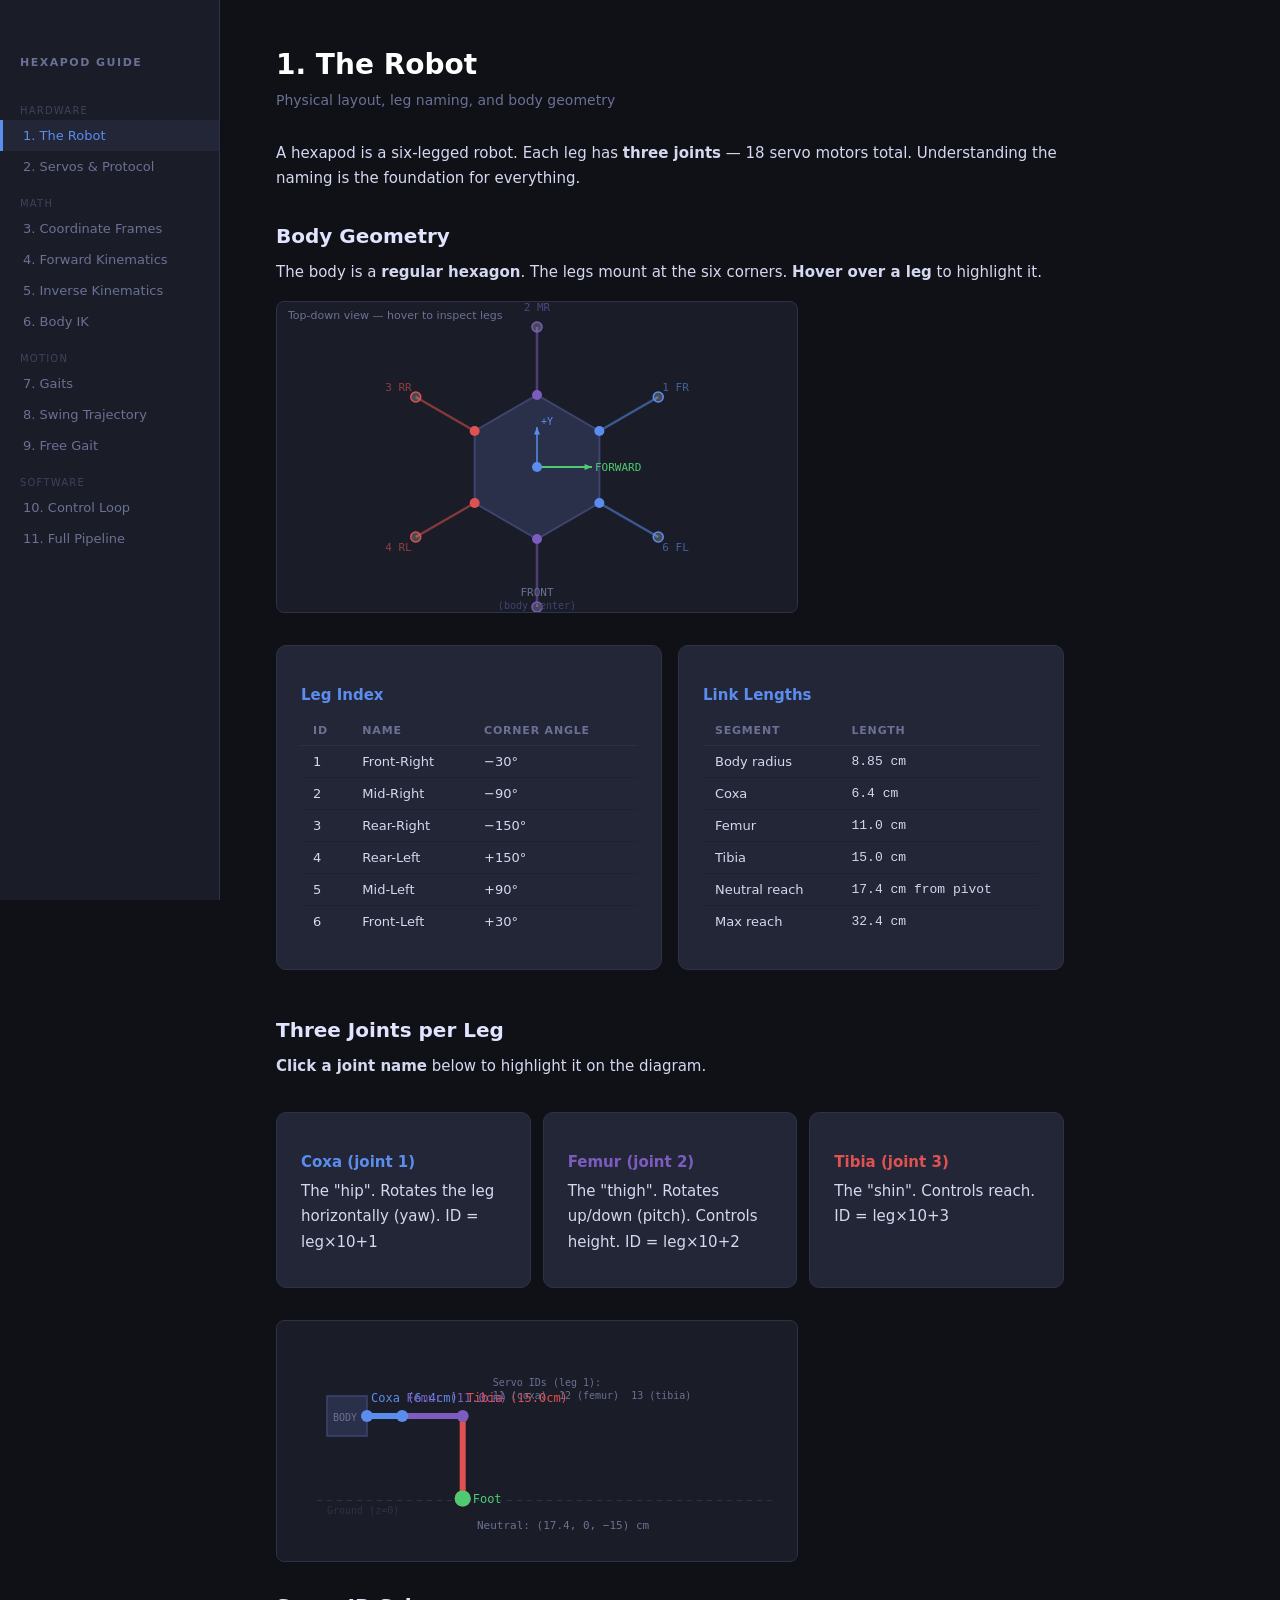
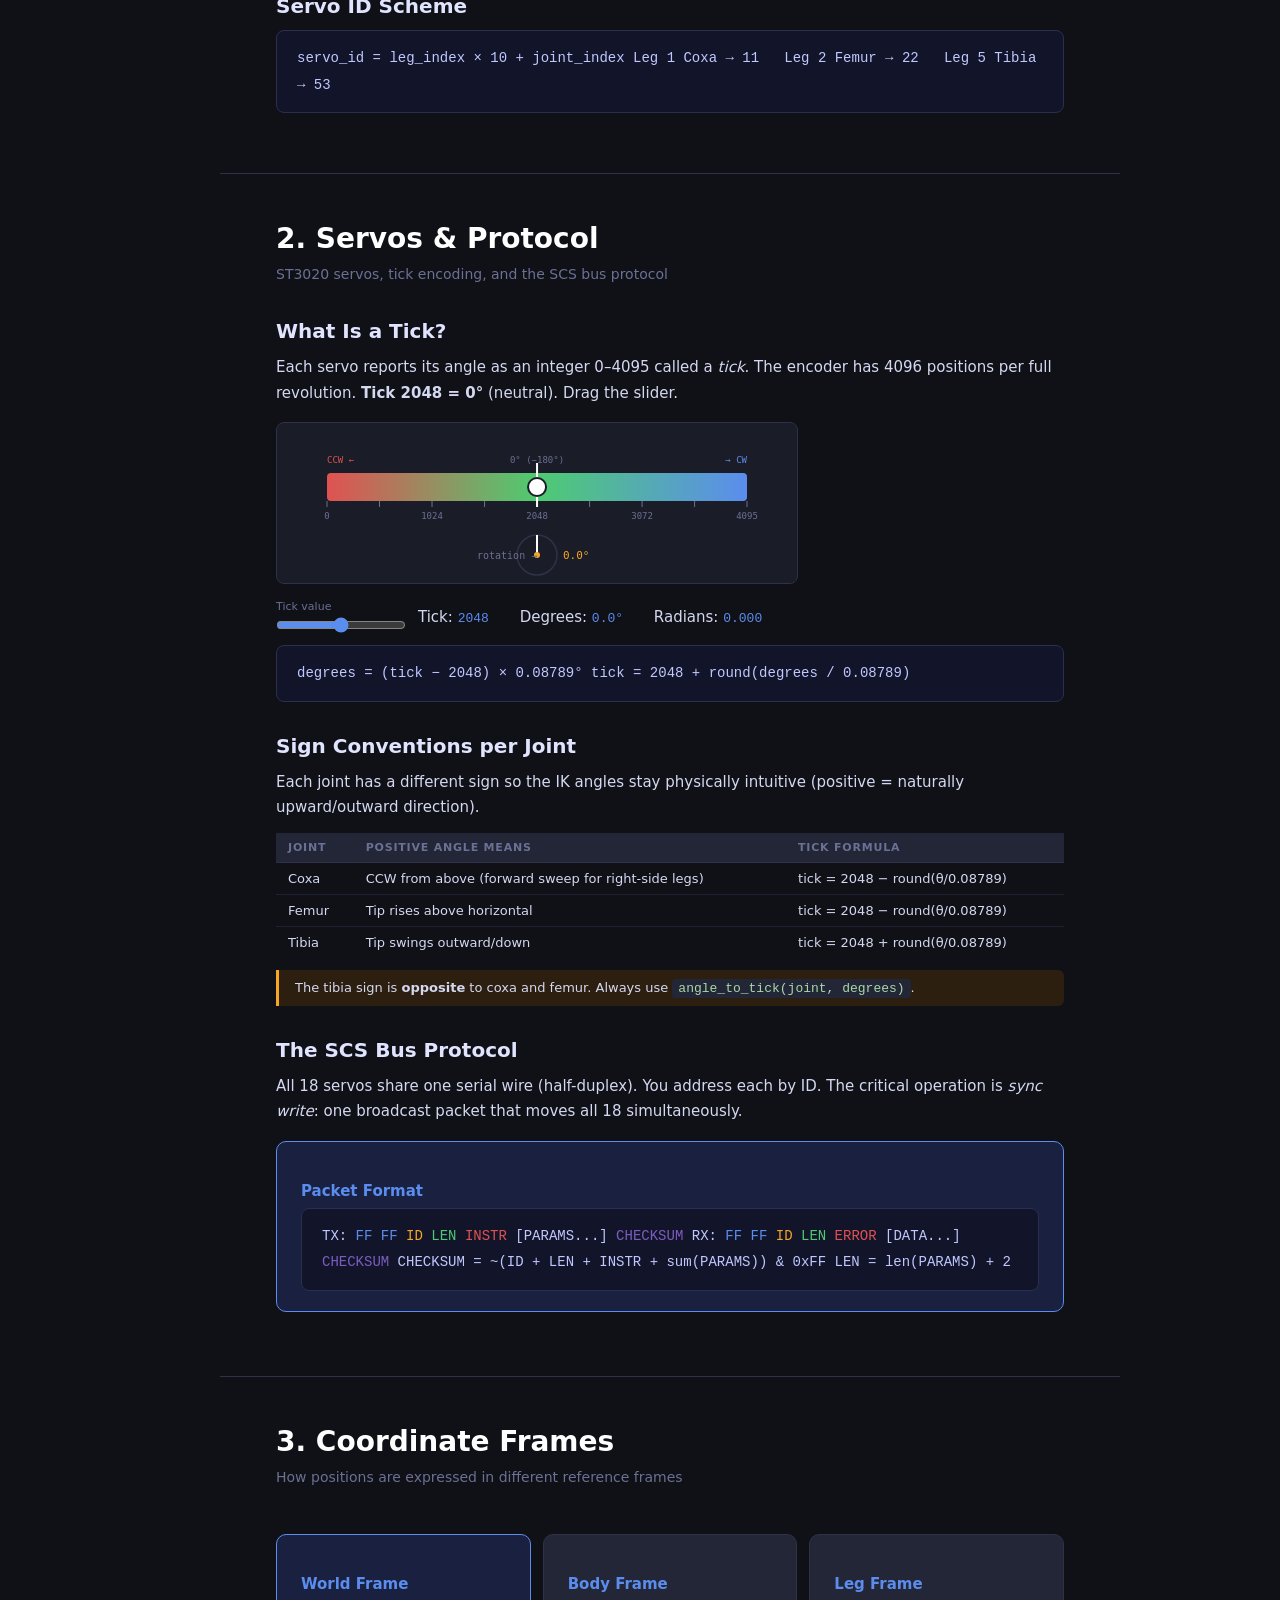
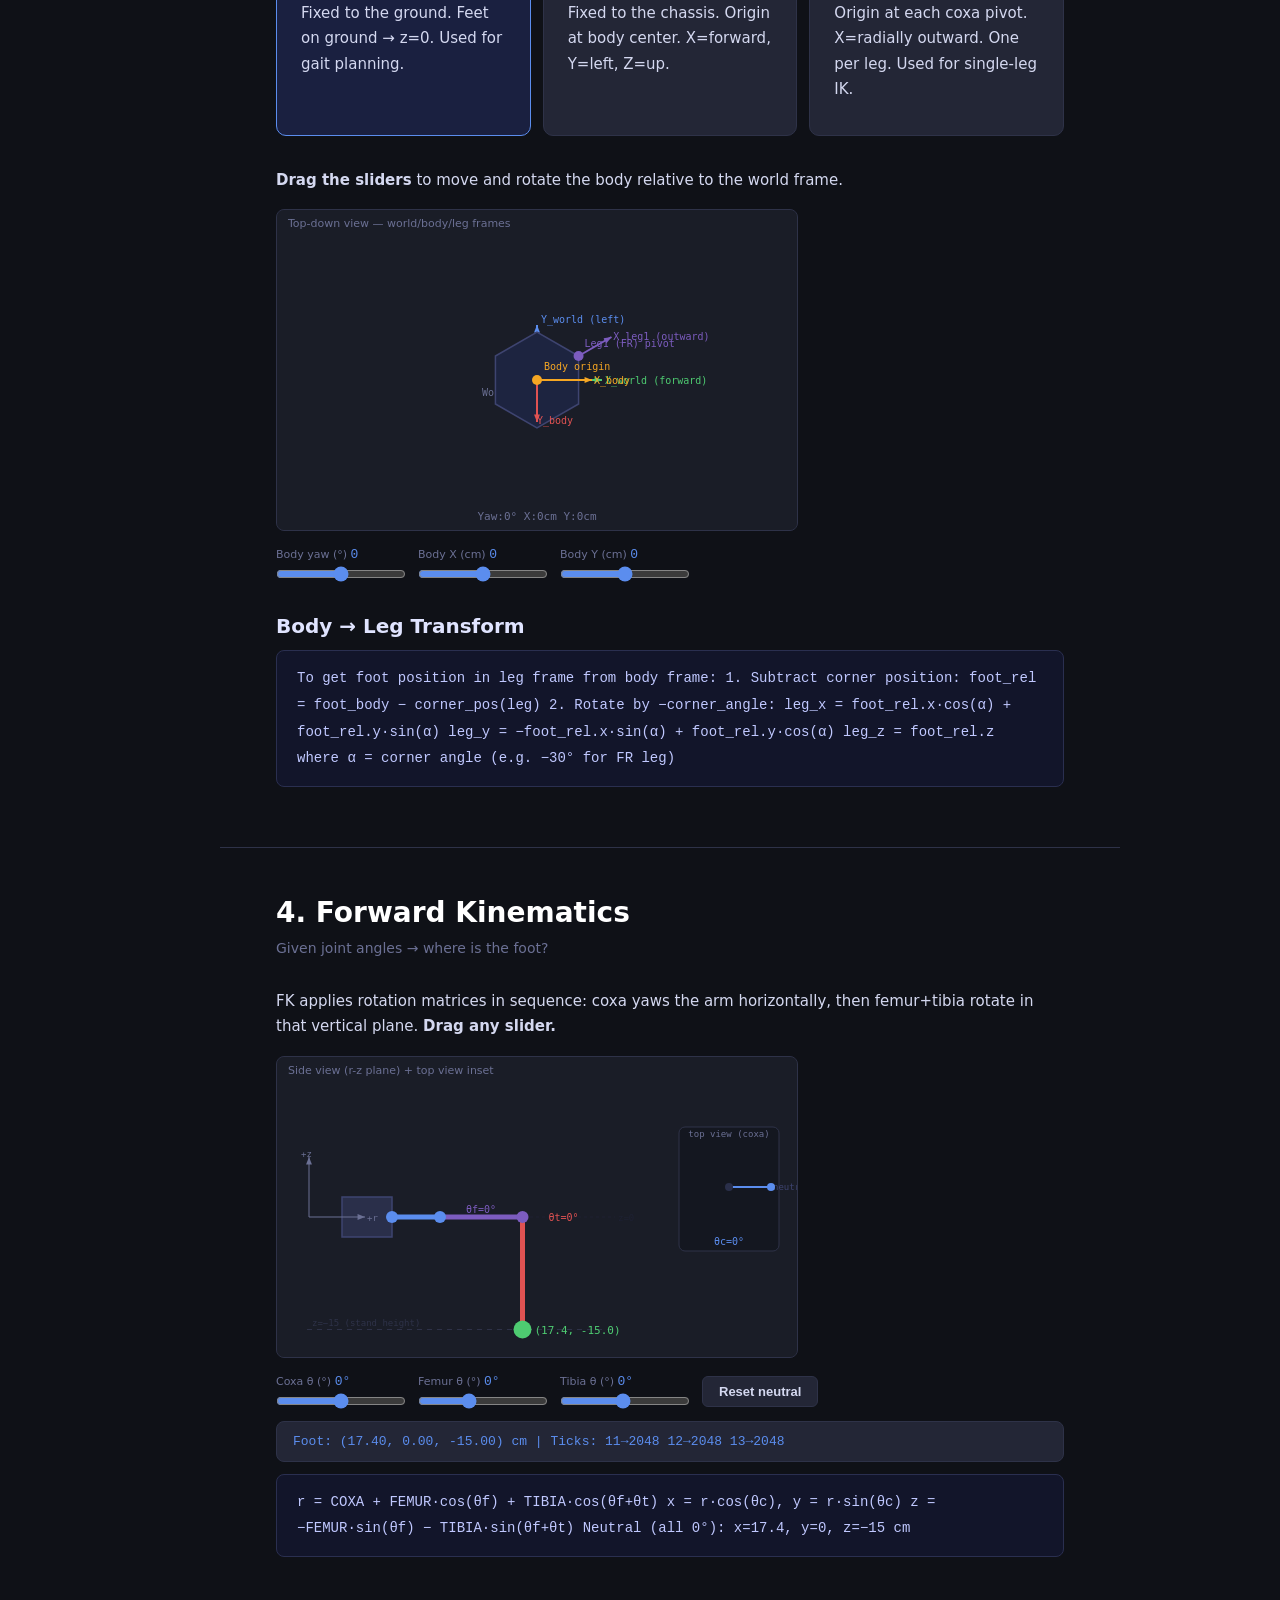
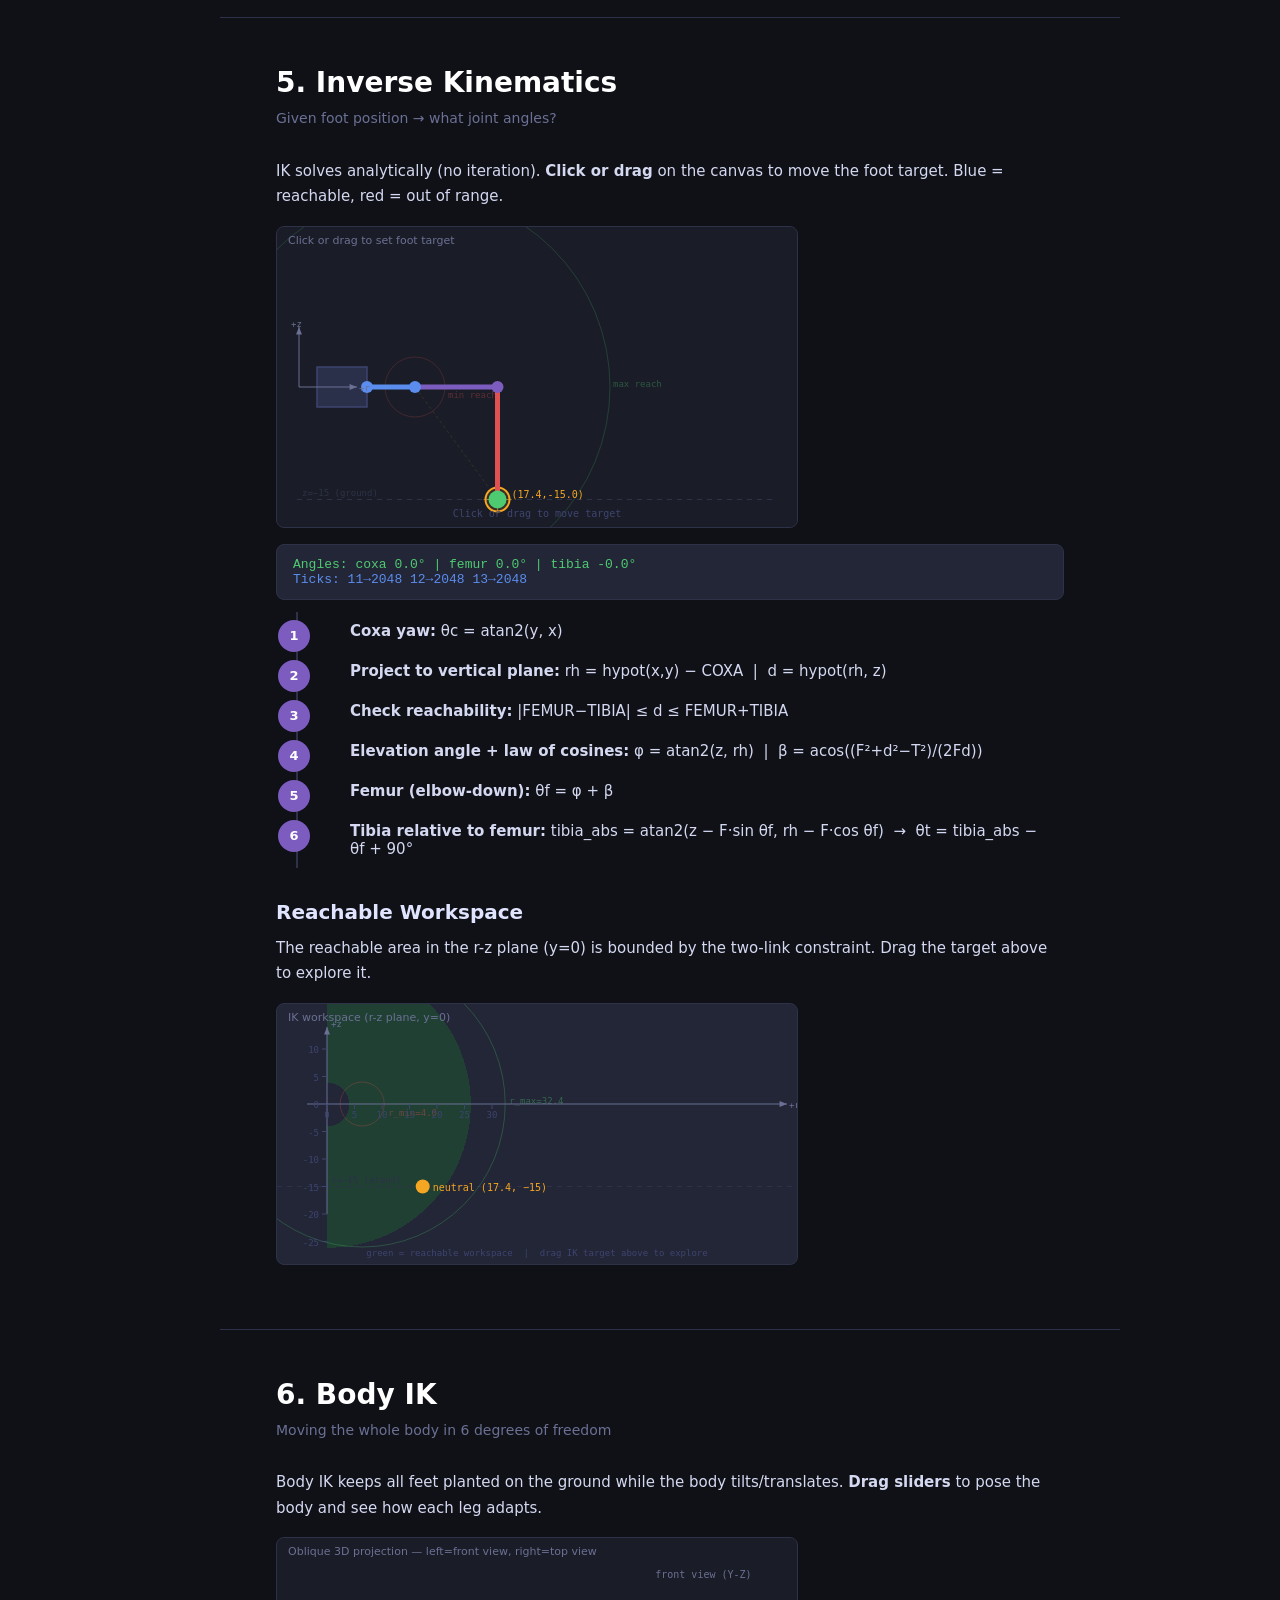
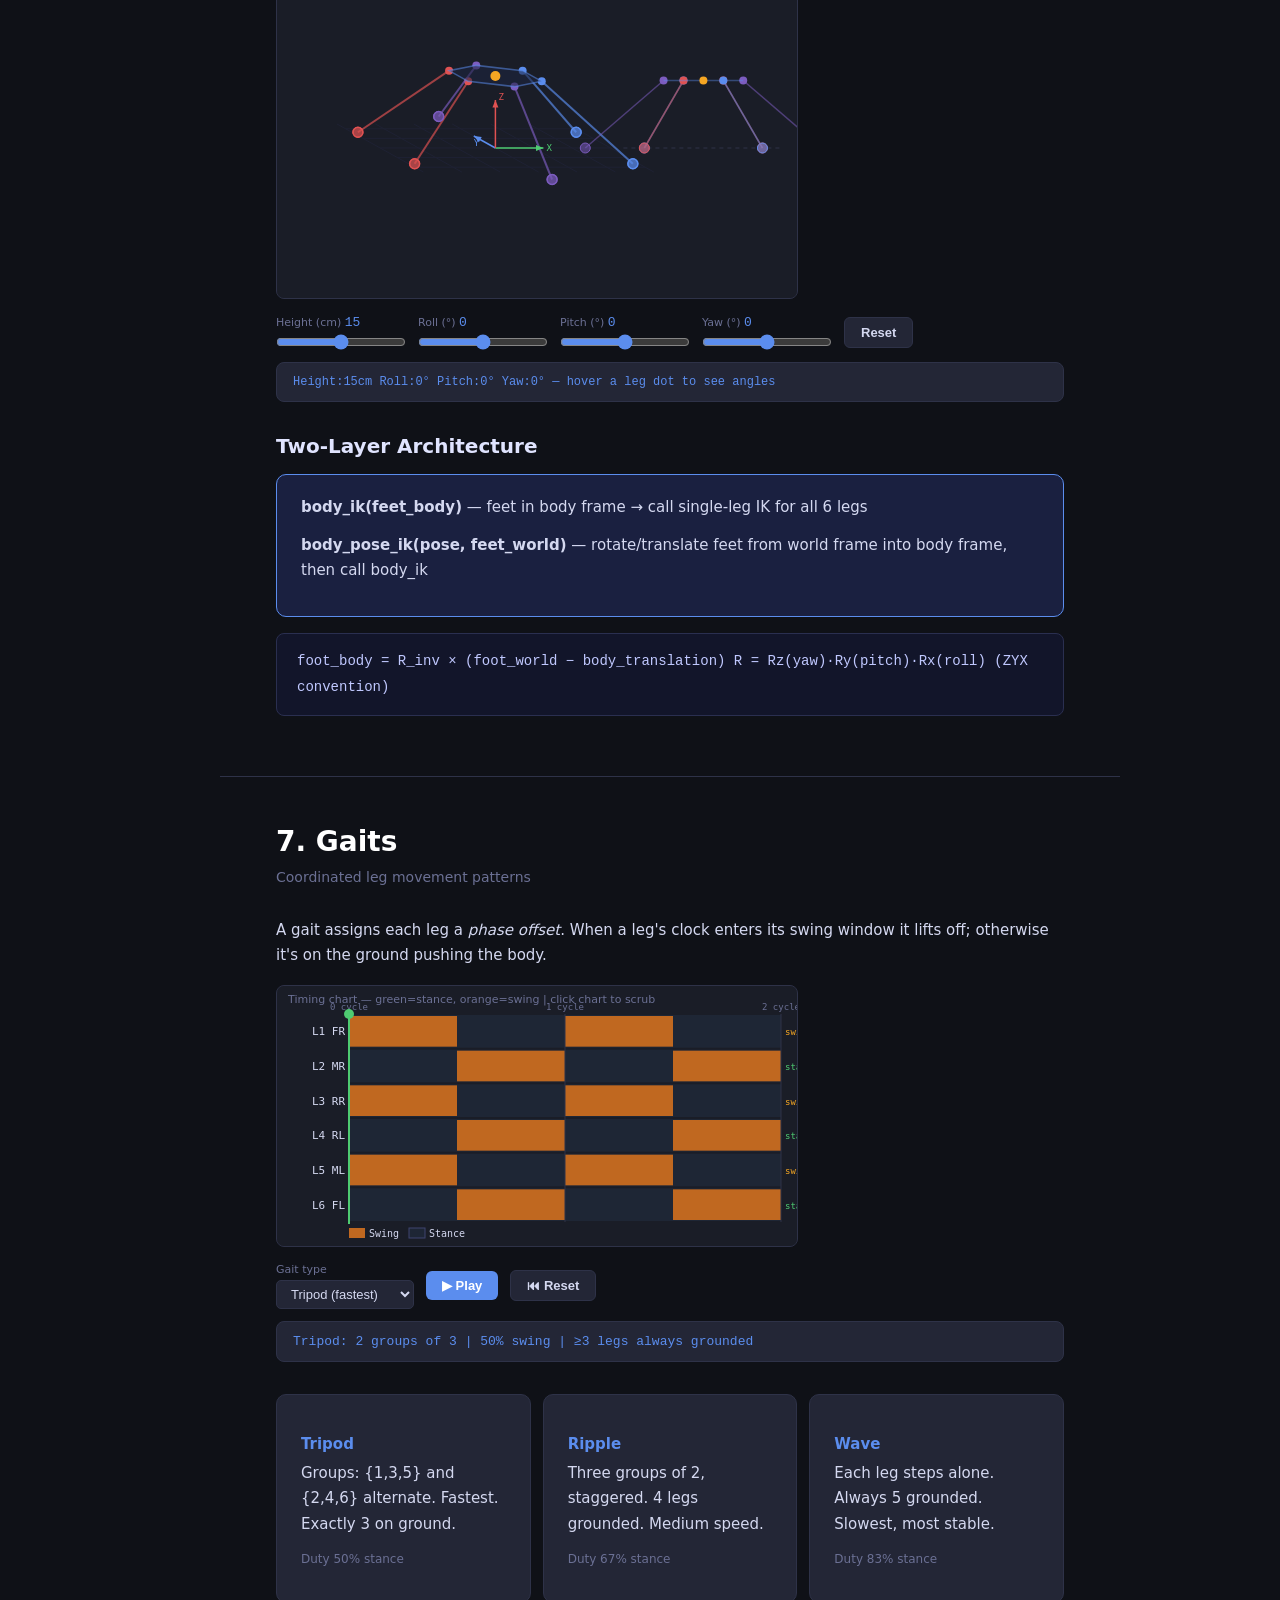
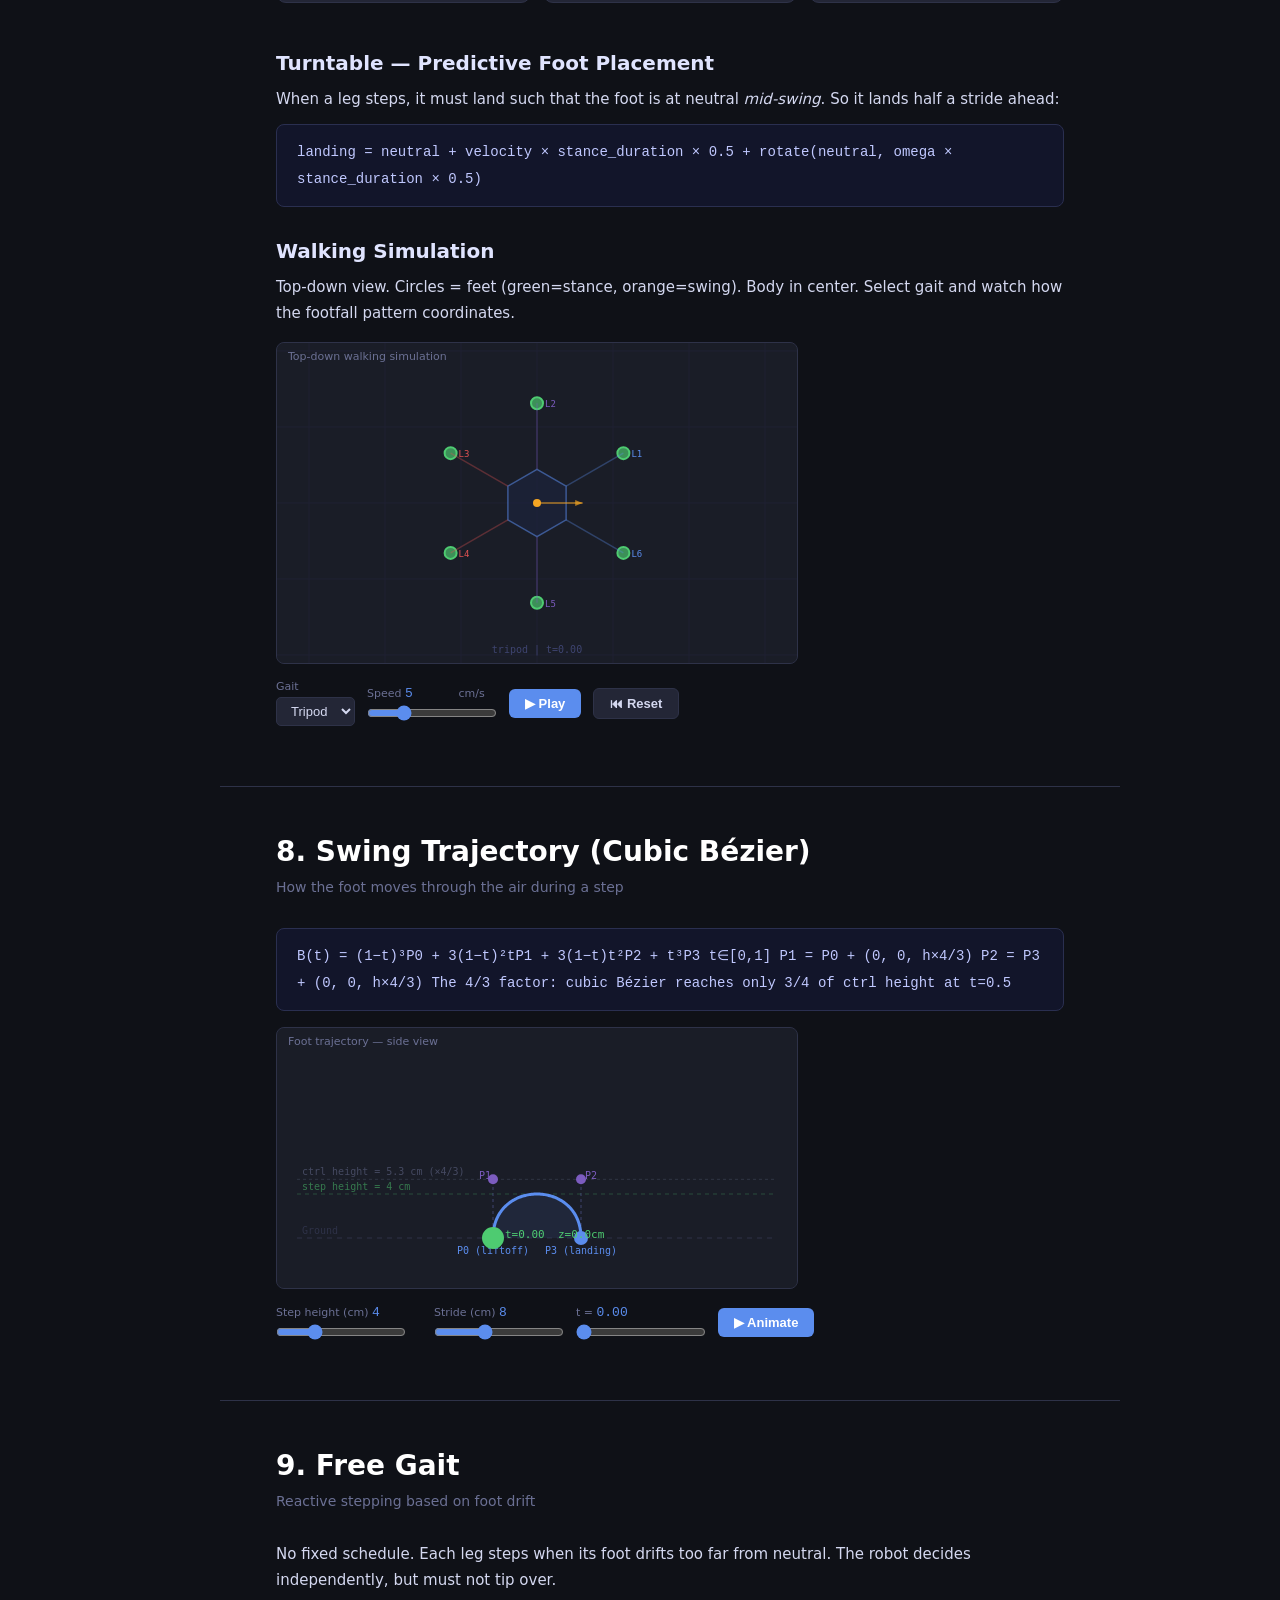
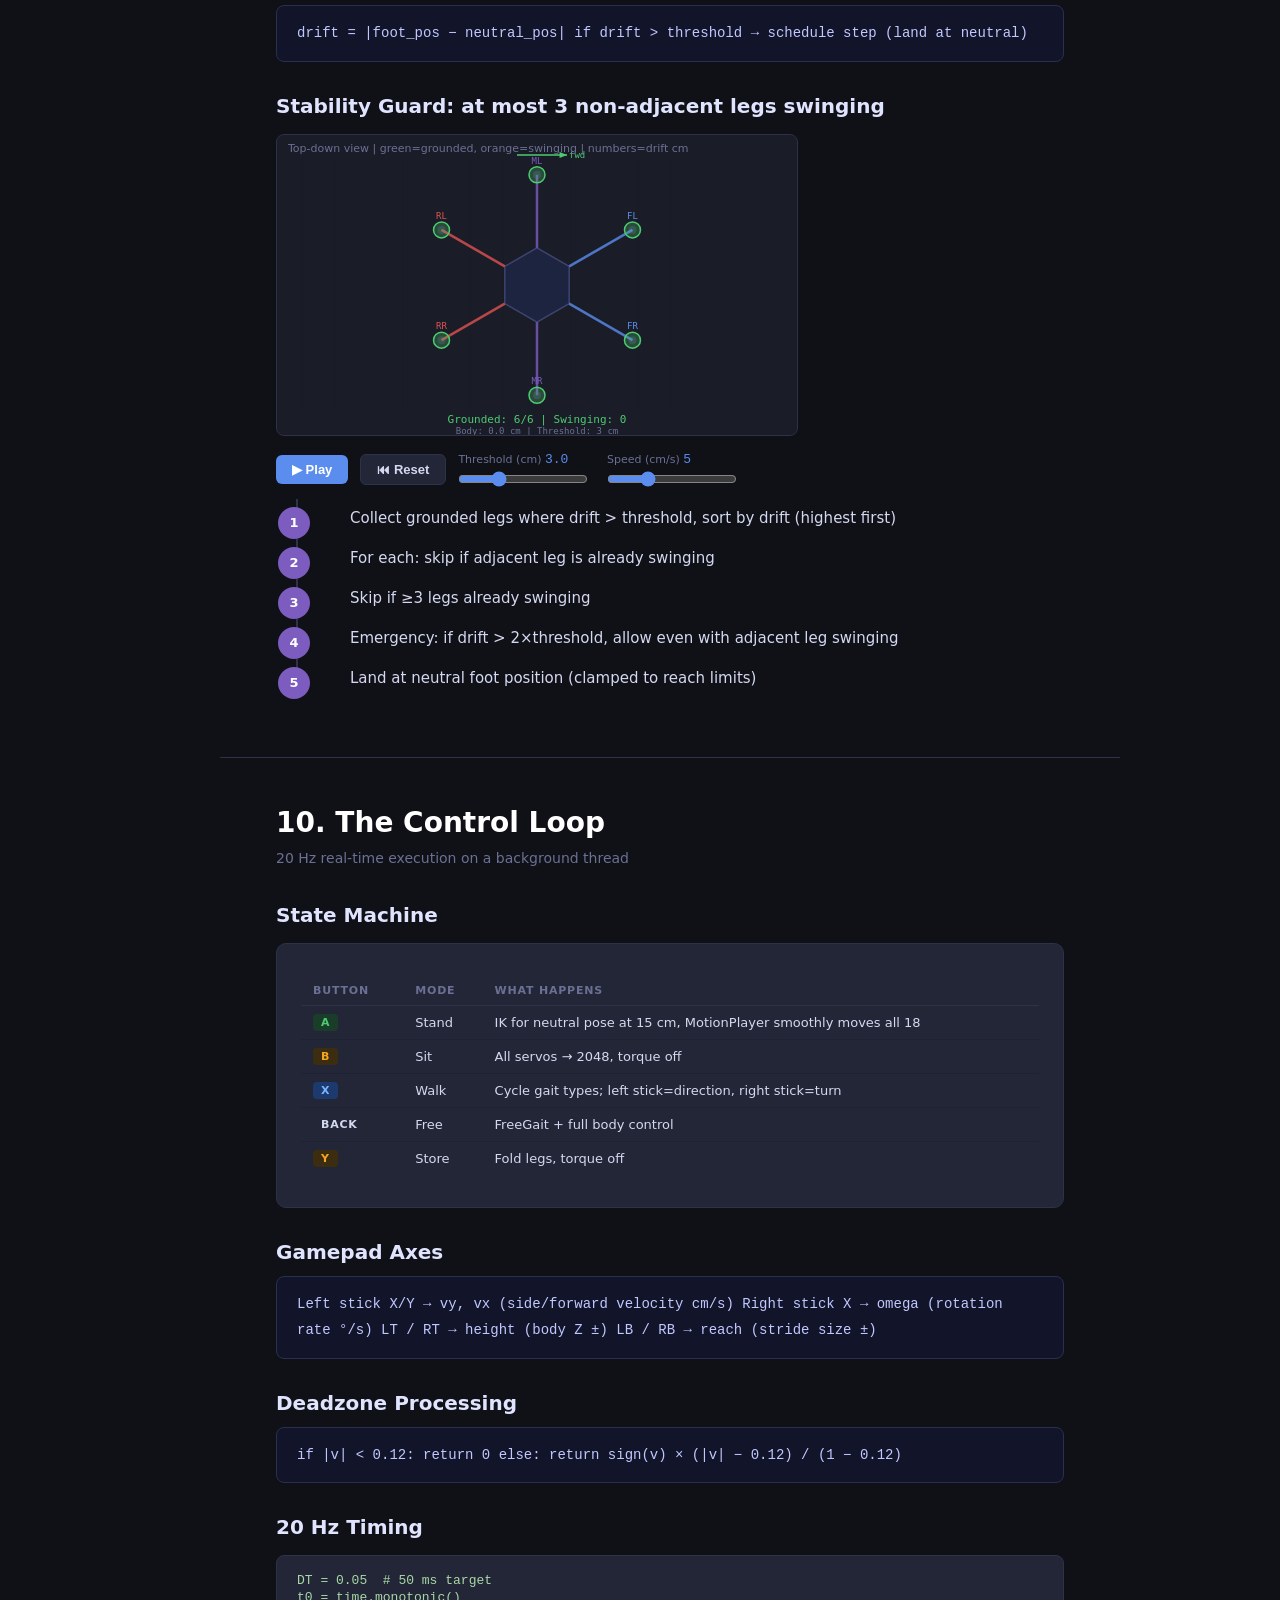
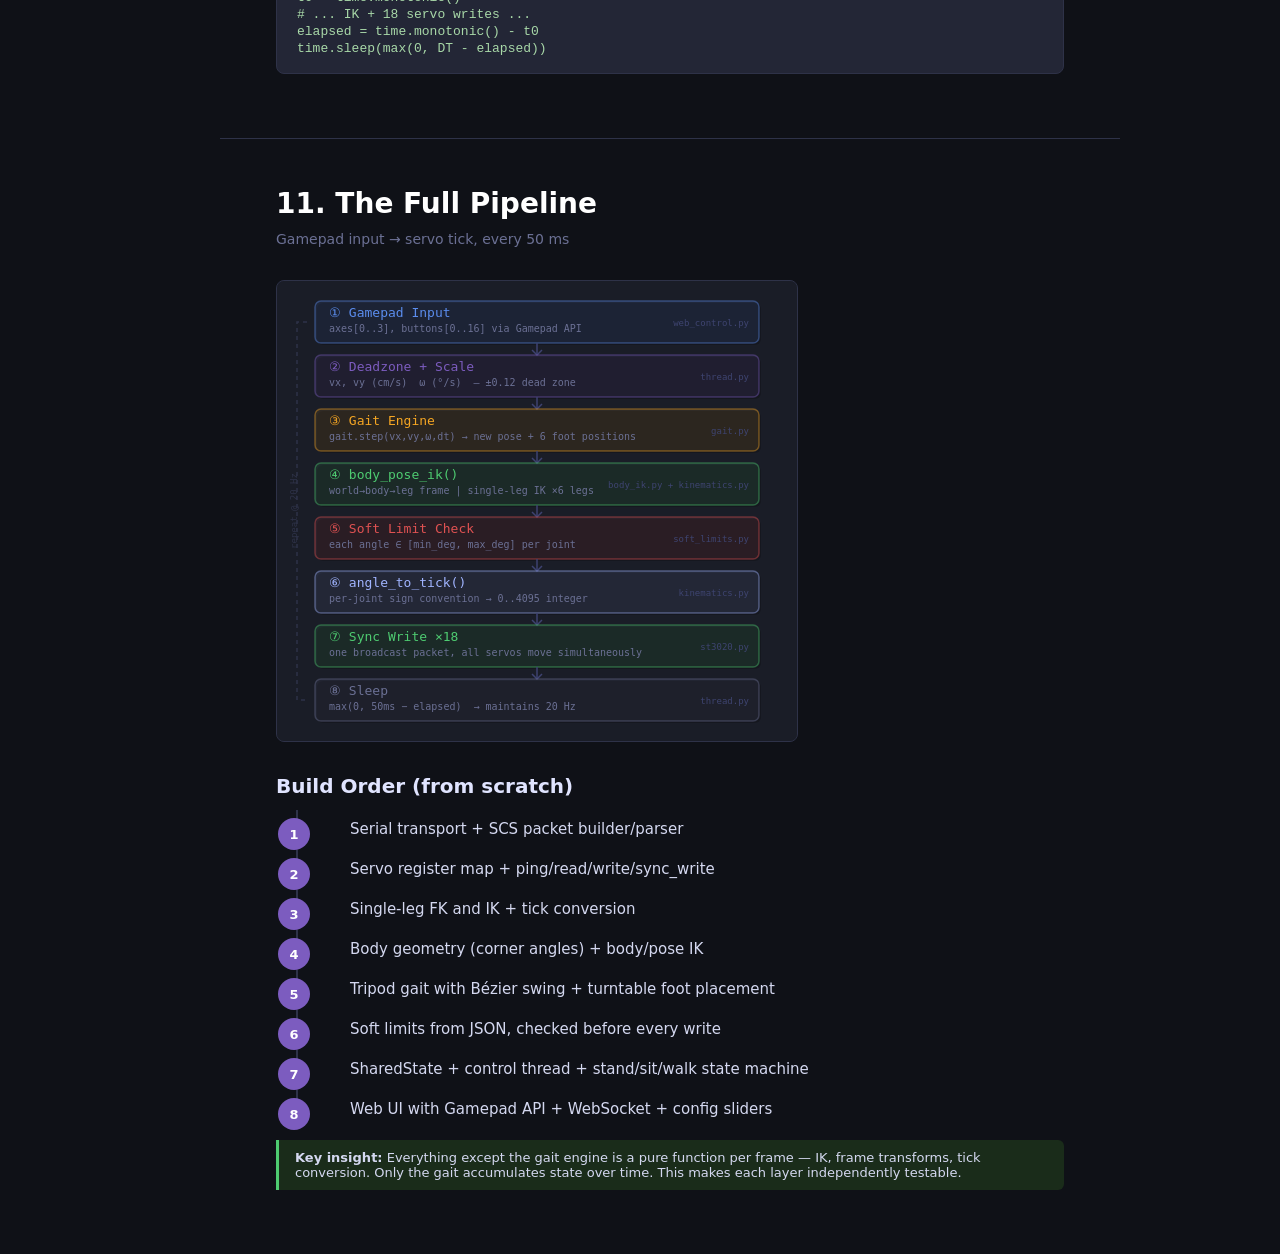
<file: docs/guide.html>
<!DOCTYPE html>
<html lang="en">
<head>
<meta charset="UTF-8">
<meta name="viewport" content="width=device-width, initial-scale=1.0">
<title>Hexapod — Interactive Concepts Guide</title>
<style>
:root {
  --bg:#0f1117;--surface:#1a1d27;--surface2:#232636;--border:#2e3248;
  --accent:#5b8dee;--accent2:#7c5cbf;--green:#4ecb71;--orange:#f5a623;
  --red:#e05252;--text:#d4d8f0;--muted:#6b7094;--code:#a8d8a8;
}
*{box-sizing:border-box;margin:0;padding:0}
body{background:var(--bg);color:var(--text);font-family:'Segoe UI',system-ui,sans-serif;font-size:15px;display:flex;min-height:100vh}

nav{width:220px;min-width:220px;background:var(--surface);border-right:1px solid var(--border);padding:24px 0;position:sticky;top:0;height:100vh;overflow-y:auto}
nav h2{font-size:11px;text-transform:uppercase;letter-spacing:1.5px;color:var(--muted);padding:0 20px 8px}
nav a{display:block;padding:8px 20px;color:var(--muted);text-decoration:none;font-size:13px;border-left:3px solid transparent;transition:all .15s}
nav a:hover{color:var(--text);background:var(--surface2)}
nav a.active{color:var(--accent);border-left-color:var(--accent);background:var(--surface2)}
nav .sec-lbl{padding:16px 20px 4px;font-size:10px;text-transform:uppercase;letter-spacing:1.2px;color:#3d4260}

main{flex:1;overflow-y:auto}
.section{padding:48px 56px;max-width:900px;border-bottom:1px solid var(--border)}
.section:last-child{border-bottom:none}
h1{font-size:28px;font-weight:700;color:#fff;margin-bottom:8px}
h2{font-size:20px;font-weight:600;color:#e0e4ff;margin:32px 0 12px}
h3{font-size:15px;font-weight:600;color:var(--accent);margin:20px 0 8px}
p{line-height:1.7;color:var(--text);margin-bottom:12px}
.subtitle{color:var(--muted);font-size:14px;margin-bottom:28px}
code{font-family:'Cascadia Code','Fira Code',monospace;font-size:13px;background:var(--surface2);padding:2px 6px;border-radius:4px;color:var(--code)}
pre{background:var(--surface2);border:1px solid var(--border);border-radius:8px;padding:16px 20px;overflow-x:auto;margin:16px 0}
pre code{background:none;padding:0}

.card{background:var(--surface2);border:1px solid var(--border);border-radius:10px;padding:20px 24px;margin:16px 0}
.card.hi{border-color:var(--accent);background:#1a2040}
.grid2{display:grid;grid-template-columns:1fr 1fr;gap:16px;margin:16px 0}
.grid3{display:grid;grid-template-columns:1fr 1fr 1fr;gap:12px;margin:16px 0}
.tag{display:inline-block;padding:2px 8px;border-radius:4px;font-size:11px;font-weight:600;text-transform:uppercase;letter-spacing:.8px;margin-right:6px}
.tb{background:#1d3a6e;color:#7ab3ff}.tg{background:#1a3d2a;color:#4ecb71}.to{background:#3d2d10;color:#f5a623}

canvas{display:block;background:var(--surface2);border:1px solid var(--border);border-radius:8px;cursor:crosshair}
.cv-wrap{position:relative;margin:16px 0}
.cv-lbl{position:absolute;top:8px;left:12px;font-size:11px;color:var(--muted);pointer-events:none}

.ctrls{display:flex;flex-wrap:wrap;gap:12px;margin:12px 0;align-items:center}
.cg{display:flex;flex-direction:column;gap:4px}
.cg label{font-size:11px;color:var(--muted)}
input[type=range]{width:130px;accent-color:var(--accent)}
select{background:var(--surface2);color:var(--text);border:1px solid var(--border);padding:5px 10px;border-radius:5px;font-size:13px}
button{background:var(--accent);color:#fff;border:none;padding:7px 16px;border-radius:6px;cursor:pointer;font-size:13px;font-weight:600;transition:opacity .15s}
button:hover{opacity:.85}
button.sec{background:var(--surface2);color:var(--text);border:1px solid var(--border)}
.vd{font-size:13px;color:var(--accent);font-family:monospace;min-width:50px;display:inline-block}

table{width:100%;border-collapse:collapse;margin:12px 0;font-size:13px}
th{text-align:left;padding:8px 12px;background:var(--surface2);color:var(--muted);font-weight:600;font-size:11px;text-transform:uppercase;letter-spacing:.8px;border-bottom:1px solid var(--border)}
td{padding:8px 12px;border-bottom:1px solid #1e2133}
tr:last-child td{border-bottom:none}
.mono{font-family:monospace}

.formula{background:#12152a;border:1px solid #2a2f50;border-radius:8px;padding:14px 20px;margin:12px 0;font-family:monospace;font-size:14px;color:#c0c8ff;line-height:1.9}

.steps{counter-reset:step;list-style:none;margin:12px 0}
.steps li{counter-increment:step;padding:10px 12px 10px 52px;position:relative;border-left:2px solid var(--border);margin-left:20px;margin-bottom:2px}
.steps li::before{content:counter(step);position:absolute;left:-20px;top:8px;width:32px;height:32px;background:var(--accent2);border-radius:50%;display:flex;align-items:center;justify-content:center;font-size:13px;font-weight:700;color:#fff}

.note{background:#1a2c1a;border-left:3px solid var(--green);padding:10px 16px;border-radius:0 6px 6px 0;margin:12px 0;font-size:13px}
.warn{background:#2c1f10;border-left:3px solid var(--orange);padding:10px 16px;border-radius:0 6px 6px 0;margin:12px 0;font-size:13px}
.result-box{background:var(--surface2);border:1px solid var(--border);border-radius:8px;padding:12px 16px;margin:8px 0;font-family:monospace;font-size:13px}
</style>
</head>
<body>

<nav>
  <h2>Hexapod Guide</h2>
  <div class="sec-lbl">Hardware</div>
  <a href="#s-robot">1. The Robot</a>
  <a href="#s-servos">2. Servos &amp; Protocol</a>
  <div class="sec-lbl">Math</div>
  <a href="#s-coords">3. Coordinate Frames</a>
  <a href="#s-fk">4. Forward Kinematics</a>
  <a href="#s-ik">5. Inverse Kinematics</a>
  <a href="#s-bodyik">6. Body IK</a>
  <div class="sec-lbl">Motion</div>
  <a href="#s-gait">7. Gaits</a>
  <a href="#s-bezier">8. Swing Trajectory</a>
  <a href="#s-freegait">9. Free Gait</a>
  <div class="sec-lbl">Software</div>
  <a href="#s-loop">10. Control Loop</a>
  <a href="#s-pipeline">11. Full Pipeline</a>
</nav>

<main id="main">

<!-- ═══ 1 ═══ -->
<div class="section" id="s-robot">
  <h1>1. The Robot</h1>
  <p class="subtitle">Physical layout, leg naming, and body geometry</p>
  <p>A hexapod is a six-legged robot. Each leg has <strong>three joints</strong> — 18 servo motors total. Understanding the naming is the foundation for everything.</p>

  <h2>Body Geometry</h2>
  <p>The body is a <strong>regular hexagon</strong>. The legs mount at the six corners. <strong>Hover over a leg</strong> to highlight it.</p>

  <div class="cv-wrap">
    <canvas id="c-body" width="520" height="310"></canvas>
    <span class="cv-lbl">Top-down view — hover to inspect legs</span>
  </div>

  <div class="grid2">
    <div class="card">
      <h3>Leg Index</h3>
      <table>
        <tr><th>ID</th><th>Name</th><th>Corner angle</th></tr>
        <tr><td>1</td><td>Front-Right</td><td>−30°</td></tr>
        <tr><td>2</td><td>Mid-Right</td><td>−90°</td></tr>
        <tr><td>3</td><td>Rear-Right</td><td>−150°</td></tr>
        <tr><td>4</td><td>Rear-Left</td><td>+150°</td></tr>
        <tr><td>5</td><td>Mid-Left</td><td>+90°</td></tr>
        <tr><td>6</td><td>Front-Left</td><td>+30°</td></tr>
      </table>
    </div>
    <div class="card">
      <h3>Link Lengths</h3>
      <table>
        <tr><th>Segment</th><th>Length</th></tr>
        <tr><td>Body radius</td><td class="mono">8.85 cm</td></tr>
        <tr><td>Coxa</td><td class="mono">6.4 cm</td></tr>
        <tr><td>Femur</td><td class="mono">11.0 cm</td></tr>
        <tr><td>Tibia</td><td class="mono">15.0 cm</td></tr>
        <tr><td>Neutral reach</td><td class="mono">17.4 cm from pivot</td></tr>
        <tr><td>Max reach</td><td class="mono">32.4 cm</td></tr>
      </table>
    </div>
  </div>

  <h2>Three Joints per Leg</h2>
  <p><strong>Click a joint name</strong> below to highlight it on the diagram.</p>
  <div class="grid3">
    <div class="card" onclick="legHighlight=0;drawLegStatic()" style="cursor:pointer">
      <h3 style="color:#5b8dee">Coxa (joint 1)</h3>
      <p>The "hip". Rotates the leg horizontally (yaw). ID = leg×10+1</p>
    </div>
    <div class="card" onclick="legHighlight=1;drawLegStatic()" style="cursor:pointer">
      <h3 style="color:#7c5cbf">Femur (joint 2)</h3>
      <p>The "thigh". Rotates up/down (pitch). Controls height. ID = leg×10+2</p>
    </div>
    <div class="card" onclick="legHighlight=2;drawLegStatic()" style="cursor:pointer">
      <h3 style="color:#e05252">Tibia (joint 3)</h3>
      <p>The "shin". Controls reach. ID = leg×10+3</p>
    </div>
  </div>
  <div class="cv-wrap"><canvas id="c-leg" width="520" height="240"></canvas></div>

  <h2>Servo ID Scheme</h2>
  <div class="formula">servo_id = leg_index × 10 + joint_index

  Leg 1 Coxa  → 11 &nbsp; Leg 2 Femur → 22 &nbsp; Leg 5 Tibia → 53</div>
</div>

<!-- ═══ 2 ═══ -->
<div class="section" id="s-servos">
  <h1>2. Servos &amp; Protocol</h1>
  <p class="subtitle">ST3020 servos, tick encoding, and the SCS bus protocol</p>

  <h2>What Is a Tick?</h2>
  <p>Each servo reports its angle as an integer 0–4095 called a <em>tick</em>. The encoder has 4096 positions per full revolution. <strong>Tick 2048 = 0°</strong> (neutral). Drag the slider.</p>

  <div class="cv-wrap"><canvas id="c-tick" width="520" height="160"></canvas></div>
  <div class="ctrls">
    <div class="cg"><label>Tick value</label>
      <input type="range" id="tick-sl" min="0" max="4095" value="2048" oninput="updateTick()"></div>
    <div>Tick: <span class="vd" id="tick-val">2048</span></div>
    <div>Degrees: <span class="vd" id="deg-val">0.0°</span></div>
    <div>Radians: <span class="vd" id="rad-val">0.000</span></div>
  </div>

  <div class="formula">degrees = (tick − 2048) × 0.08789°
tick    = 2048 + round(degrees / 0.08789)</div>

  <h2>Sign Conventions per Joint</h2>
  <p>Each joint has a different sign so the IK angles stay physically intuitive (positive = naturally upward/outward direction).</p>
  <table>
    <tr><th>Joint</th><th>Positive angle means</th><th>Tick formula</th></tr>
    <tr><td>Coxa</td><td>CCW from above (forward sweep for right-side legs)</td><td>tick = 2048 − round(θ/0.08789)</td></tr>
    <tr><td>Femur</td><td>Tip rises above horizontal</td><td>tick = 2048 − round(θ/0.08789)</td></tr>
    <tr><td>Tibia</td><td>Tip swings outward/down</td><td>tick = 2048 + round(θ/0.08789)</td></tr>
  </table>
  <div class="warn">The tibia sign is <strong>opposite</strong> to coxa and femur. Always use <code>angle_to_tick(joint, degrees)</code>.</div>

  <h2>The SCS Bus Protocol</h2>
  <p>All 18 servos share one serial wire (half-duplex). You address each by ID. The critical operation is <em>sync write</em>: one broadcast packet that moves all 18 simultaneously.</p>
  <div class="card hi">
    <h3>Packet Format</h3>
    <div class="formula" style="margin:0">TX: <span style="color:#5b8dee">FF FF</span> <span style="color:#f5a623">ID</span> <span style="color:#4ecb71">LEN</span> <span style="color:#e05252">INSTR</span> [PARAMS...] <span style="color:#7c5cbf">CHECKSUM</span>
RX: <span style="color:#5b8dee">FF FF</span> <span style="color:#f5a623">ID</span> <span style="color:#4ecb71">LEN</span> <span style="color:#e05252">ERROR</span> [DATA...]  <span style="color:#7c5cbf">CHECKSUM</span>

CHECKSUM = ~(ID + LEN + INSTR + sum(PARAMS)) &amp; 0xFF
LEN = len(PARAMS) + 2</div>
  </div>
</div>

<!-- ═══ 3 ═══ -->
<div class="section" id="s-coords">
  <h1>3. Coordinate Frames</h1>
  <p class="subtitle">How positions are expressed in different reference frames</p>
  <div class="grid3">
    <div class="card hi"><h3>World Frame</h3><p>Fixed to the ground. Feet on ground → z=0. Used for gait planning.</p></div>
    <div class="card"><h3>Body Frame</h3><p>Fixed to the chassis. Origin at body center. X=forward, Y=left, Z=up.</p></div>
    <div class="card"><h3>Leg Frame</h3><p>Origin at each coxa pivot. X=radially outward. One per leg. Used for single-leg IK.</p></div>
  </div>

  <p><strong>Drag the sliders</strong> to move and rotate the body relative to the world frame.</p>
  <div class="cv-wrap">
    <canvas id="c-frames" width="520" height="320"></canvas>
    <span class="cv-lbl">Top-down view — world/body/leg frames</span>
  </div>
  <div class="ctrls">
    <div class="cg"><label>Body yaw (°) <span class="vd" id="fr-yaw-v">0</span></label>
      <input type="range" id="fr-yaw" min="-60" max="60" value="0" oninput="drawFrames()"></div>
    <div class="cg"><label>Body X (cm) <span class="vd" id="fr-x-v">0</span></label>
      <input type="range" id="fr-x" min="-12" max="12" value="0" oninput="drawFrames()"></div>
    <div class="cg"><label>Body Y (cm) <span class="vd" id="fr-y-v">0</span></label>
      <input type="range" id="fr-y" min="-12" max="12" value="0" oninput="drawFrames()"></div>
  </div>

  <h2>Body → Leg Transform</h2>
  <div class="formula">To get foot position in leg frame from body frame:
1. Subtract corner position: foot_rel = foot_body − corner_pos(leg)
2. Rotate by −corner_angle:
   leg_x = foot_rel.x·cos(α) + foot_rel.y·sin(α)
   leg_y = −foot_rel.x·sin(α) + foot_rel.y·cos(α)
   leg_z = foot_rel.z
   where α = corner angle (e.g. −30° for FR leg)</div>
</div>

<!-- ═══ 4 ═══ -->
<div class="section" id="s-fk">
  <h1>4. Forward Kinematics</h1>
  <p class="subtitle">Given joint angles → where is the foot?</p>
  <p>FK applies rotation matrices in sequence: coxa yaws the arm horizontally, then femur+tibia rotate in that vertical plane. <strong>Drag any slider.</strong></p>

  <div class="cv-wrap">
    <canvas id="c-fk" width="520" height="300"></canvas>
    <span class="cv-lbl">Side view (r-z plane) + top view inset</span>
  </div>
  <div class="ctrls">
    <div class="cg"><label>Coxa θ (°) <span class="vd" id="fk-cv">0°</span></label>
      <input type="range" id="fk-c" min="-85" max="85" value="0" oninput="updateFK()"></div>
    <div class="cg"><label>Femur θ (°) <span class="vd" id="fk-fv">0°</span></label>
      <input type="range" id="fk-f" min="-85" max="140" value="0" oninput="updateFK()"></div>
    <div class="cg"><label>Tibia θ (°) <span class="vd" id="fk-tv">0°</span></label>
      <input type="range" id="fk-t" min="-70" max="75" value="0" oninput="updateFK()"></div>
    <button class="sec" onclick="document.getElementById('fk-c').value=0;document.getElementById('fk-f').value=0;document.getElementById('fk-t').value=0;updateFK()">Reset neutral</button>
  </div>
  <div class="result-box" id="fk-res" style="color:var(--accent)">Foot: (17.40, 0.00, −15.00) cm in leg frame | Ticks: 11→2048 12→2048 13→2048</div>

  <div class="formula">r = COXA + FEMUR·cos(θf) + TIBIA·cos(θf+θt)
x = r·cos(θc), y = r·sin(θc)
z = −FEMUR·sin(θf) − TIBIA·sin(θf+θt)

Neutral (all 0°): x=17.4, y=0, z=−15 cm</div>
</div>

<!-- ═══ 5 ═══ -->
<div class="section" id="s-ik">
  <h1>5. Inverse Kinematics</h1>
  <p class="subtitle">Given foot position → what joint angles?</p>
  <p>IK solves analytically (no iteration). <strong>Click or drag</strong> on the canvas to move the foot target. Blue = reachable, red = out of range.</p>

  <div class="cv-wrap">
    <canvas id="c-ik" width="520" height="300"></canvas>
    <span class="cv-lbl">Click or drag to set foot target</span>
  </div>
  <div class="result-box" id="ik-res">
    <span id="ik-angles" style="color:var(--green)">Angles: coxa 0.0° | femur 0.0° | tibia 0.0°</span><br>
    <span id="ik-ticks" style="color:var(--accent)">Ticks: 11→2048  12→2048  13→2048</span><br>
    <span id="ik-err" style="color:var(--red)"></span>
  </div>

  <ol class="steps">
    <li><strong>Coxa yaw:</strong> θc = atan2(y, x)</li>
    <li><strong>Project to vertical plane:</strong> rh = hypot(x,y) − COXA &nbsp;|&nbsp; d = hypot(rh, z)</li>
    <li><strong>Check reachability:</strong> |FEMUR−TIBIA| ≤ d ≤ FEMUR+TIBIA</li>
    <li><strong>Elevation angle + law of cosines:</strong> φ = atan2(z, rh) &nbsp;|&nbsp; β = acos((F²+d²−T²)/(2Fd))</li>
    <li><strong>Femur (elbow-down):</strong> θf = φ + β</li>
    <li><strong>Tibia relative to femur:</strong> tibia_abs = atan2(z − F·sin θf, rh − F·cos θf) &nbsp;→&nbsp; θt = tibia_abs − θf + 90°</li>
  </ol>

  <h2>Reachable Workspace</h2>
  <p>The reachable area in the r-z plane (y=0) is bounded by the two-link constraint. Drag the target above to explore it.</p>
  <div class="cv-wrap">
    <canvas id="c-ikws" width="520" height="260"></canvas>
    <span class="cv-lbl">IK workspace (r-z plane, y=0)</span>
  </div>
</div>

<!-- ═══ 6 ═══ -->
<div class="section" id="s-bodyik">
  <h1>6. Body IK</h1>
  <p class="subtitle">Moving the whole body in 6 degrees of freedom</p>
  <p>Body IK keeps all feet planted on the ground while the body tilts/translates. <strong>Drag sliders</strong> to pose the body and see how each leg adapts.</p>

  <div class="cv-wrap">
    <canvas id="c-bik" width="520" height="360"></canvas>
    <span class="cv-lbl">Oblique 3D projection — left=front view, right=top view</span>
  </div>
  <div class="ctrls">
    <div class="cg"><label>Height (cm) <span class="vd" id="bik-z-v">15</span></label>
      <input type="range" id="bik-z" min="8" max="22" value="15" step="0.5" oninput="updateBIK()"></div>
    <div class="cg"><label>Roll (°) <span class="vd" id="bik-r-v">0</span></label>
      <input type="range" id="bik-r" min="-20" max="20" value="0" oninput="updateBIK()"></div>
    <div class="cg"><label>Pitch (°) <span class="vd" id="bik-p-v">0</span></label>
      <input type="range" id="bik-p" min="-20" max="20" value="0" oninput="updateBIK()"></div>
    <div class="cg"><label>Yaw (°) <span class="vd" id="bik-y-v">0</span></label>
      <input type="range" id="bik-y" min="-30" max="30" value="0" oninput="updateBIK()"></div>
    <button class="sec" onclick="['bik-z','bik-r','bik-p','bik-y'].forEach((id,i)=>{document.getElementById(id).value=[15,0,0,0][i]});updateBIK()">Reset</button>
  </div>
  <div class="result-box" id="bik-res" style="font-size:12px;color:var(--accent)">Hover over a leg to see its angles</div>

  <h2>Two-Layer Architecture</h2>
  <div class="card hi">
    <p><strong>body_ik(feet_body)</strong> — feet in body frame → call single-leg IK for all 6 legs</p>
    <p style="margin-top:8px"><strong>body_pose_ik(pose, feet_world)</strong> — rotate/translate feet from world frame into body frame, then call body_ik</p>
  </div>
  <div class="formula">foot_body = R_inv × (foot_world − body_translation)
R = Rz(yaw)·Ry(pitch)·Rx(roll)   (ZYX convention)</div>
</div>

<!-- ═══ 7 ═══ -->
<div class="section" id="s-gait">
  <h1>7. Gaits</h1>
  <p class="subtitle">Coordinated leg movement patterns</p>
  <p>A gait assigns each leg a <em>phase offset</em>. When a leg's clock enters its swing window it lifts off; otherwise it's on the ground pushing the body.</p>

  <div class="cv-wrap">
    <canvas id="c-gait" width="520" height="260"></canvas>
    <span class="cv-lbl">Timing chart — green=stance, orange=swing | click chart to scrub</span>
  </div>
  <div class="ctrls">
    <div class="cg"><label>Gait type</label>
      <select id="gait-sel" onchange="gaitTime=0;drawGait()">
        <option value="tripod">Tripod (fastest)</option>
        <option value="ripple">Ripple (medium)</option>
        <option value="wave">Wave (slowest)</option>
      </select>
    </div>
    <button id="gait-play-btn" onclick="toggleGaitPlay()">▶ Play</button>
    <button class="sec" onclick="gaitTime=0;drawGait()">⏮ Reset</button>
  </div>
  <div class="result-box" id="gait-info" style="color:var(--accent)">Tripod: 2 groups of 3 | 50% swing | ≥3 legs always grounded</div>

  <div class="grid3" style="margin-top:16px">
    <div class="card">
      <h3>Tripod</h3><p>Groups: {1,3,5} and {2,4,6} alternate. Fastest. Exactly 3 on ground.</p>
      <p style="color:var(--muted);font-size:12px;margin-top:8px">Duty 50% stance</p></div>
    <div class="card">
      <h3>Ripple</h3><p>Three groups of 2, staggered. 4 legs grounded. Medium speed.</p>
      <p style="color:var(--muted);font-size:12px;margin-top:8px">Duty 67% stance</p></div>
    <div class="card">
      <h3>Wave</h3><p>Each leg steps alone. Always 5 grounded. Slowest, most stable.</p>
      <p style="color:var(--muted);font-size:12px;margin-top:8px">Duty 83% stance</p></div>
  </div>

  <h2>Turntable — Predictive Foot Placement</h2>
  <p>When a leg steps, it must land such that the foot is at neutral <em>mid-swing</em>. So it lands half a stride ahead:</p>
  <div class="formula">landing = neutral + velocity × stance_duration × 0.5
         + rotate(neutral, omega × stance_duration × 0.5)</div>

  <h2>Walking Simulation</h2>
  <p>Top-down view. Circles = feet (green=stance, orange=swing). Body in center. Select gait and watch how the footfall pattern coordinates.</p>
  <div class="cv-wrap">
    <canvas id="c-walk" width="520" height="320"></canvas>
    <span class="cv-lbl">Top-down walking simulation</span>
  </div>
  <div class="ctrls">
    <div class="cg"><label>Gait</label>
      <select id="walk-sel" onchange="walkReset()">
        <option value="tripod">Tripod</option>
        <option value="ripple">Ripple</option>
        <option value="wave">Wave</option>
      </select>
    </div>
    <div class="cg"><label>Speed <span class="vd" id="walk-spd-v">5</span> cm/s</label>
      <input type="range" id="walk-spd" min="2" max="14" value="5" oninput="document.getElementById('walk-spd-v').textContent=this.value"></div>
    <button id="walk-play-btn" onclick="toggleWalkPlay()">▶ Play</button>
    <button class="sec" onclick="walkReset()">⏮ Reset</button>
  </div>
</div>

<!-- ═══ 8 ═══ -->
<div class="section" id="s-bezier">
  <h1>8. Swing Trajectory (Cubic Bézier)</h1>
  <p class="subtitle">How the foot moves through the air during a step</p>

  <div class="formula">B(t) = (1−t)³P0 + 3(1−t)²tP1 + 3(1−t)t²P2 + t³P3   t∈[0,1]

P1 = P0 + (0, 0, h×4/3)   P2 = P3 + (0, 0, h×4/3)
The 4/3 factor: cubic Bézier reaches only 3/4 of ctrl height at t=0.5</div>

  <div class="cv-wrap">
    <canvas id="c-bz" width="520" height="260"></canvas>
    <span class="cv-lbl">Foot trajectory — side view</span>
  </div>
  <div class="ctrls">
    <div class="cg"><label>Step height (cm) <span class="vd" id="bz-hv">4</span></label>
      <input type="range" id="bz-h" min="1" max="12" value="4" oninput="drawBez()"></div>
    <div class="cg"><label>Stride (cm) <span class="vd" id="bz-sv">8</span></label>
      <input type="range" id="bz-s" min="2" max="18" value="8" oninput="drawBez()"></div>
    <div class="cg"><label>t = <span class="vd" id="bz-tv">0.00</span></label>
      <input type="range" id="bz-t" min="0" max="100" value="0" oninput="drawBez()"></div>
    <button id="bz-play-btn" onclick="toggleBezPlay()">▶ Animate</button>
  </div>
</div>

<!-- ═══ 9 ═══ -->
<div class="section" id="s-freegait">
  <h1>9. Free Gait</h1>
  <p class="subtitle">Reactive stepping based on foot drift</p>
  <p>No fixed schedule. Each leg steps when its foot drifts too far from neutral. The robot decides independently, but must not tip over.</p>

  <div class="formula">drift = |foot_pos − neutral_pos|
if drift > threshold → schedule step (land at neutral)</div>

  <h2>Stability Guard: at most 3 non-adjacent legs swinging</h2>
  <div class="cv-wrap">
    <canvas id="c-fg" width="520" height="300"></canvas>
    <span class="cv-lbl">Top-down view | green=grounded, orange=swinging | numbers=drift cm</span>
  </div>
  <div class="ctrls">
    <button id="fg-play-btn" onclick="toggleFGPlay()">▶ Play</button>
    <button class="sec" onclick="fgReset()">⏮ Reset</button>
    <div class="cg"><label>Threshold (cm) <span class="vd" id="fg-thr-v">3.0</span></label>
      <input type="range" id="fg-thr" min="1" max="8" value="3" step="0.5" oninput="document.getElementById('fg-thr-v').value=this.value"></div>
    <div class="cg"><label>Speed (cm/s) <span class="vd" id="fg-spd-v">5</span></label>
      <input type="range" id="fg-spd" min="1" max="15" value="5" oninput="document.getElementById('fg-spd-v').value=this.value"></div>
  </div>

  <ol class="steps">
    <li>Collect grounded legs where drift > threshold, sort by drift (highest first)</li>
    <li>For each: skip if adjacent leg is already swinging</li>
    <li>Skip if ≥3 legs already swinging</li>
    <li>Emergency: if drift > 2×threshold, allow even with adjacent leg swinging</li>
    <li>Land at neutral foot position (clamped to reach limits)</li>
  </ol>
</div>

<!-- ═══ 10 ═══ -->
<div class="section" id="s-loop">
  <h1>10. The Control Loop</h1>
  <p class="subtitle">20 Hz real-time execution on a background thread</p>

  <h2>State Machine</h2>
  <div class="card" style="overflow-x:auto">
    <table style="min-width:500px">
      <tr><th>Button</th><th>Mode</th><th>What happens</th></tr>
      <tr><td><span class="tag tg">A</span></td><td>Stand</td><td>IK for neutral pose at 15 cm, MotionPlayer smoothly moves all 18</td></tr>
      <tr><td><span class="tag to">B</span></td><td>Sit</td><td>All servos → 2048, torque off</td></tr>
      <tr><td><span class="tag tb">X</span></td><td>Walk</td><td>Cycle gait types; left stick=direction, right stick=turn</td></tr>
      <tr><td><span class="tag">Back</span></td><td>Free</td><td>FreeGait + full body control</td></tr>
      <tr><td><span class="tag to">Y</span></td><td>Store</td><td>Fold legs, torque off</td></tr>
    </table>
  </div>

  <h2>Gamepad Axes</h2>
  <div class="formula">Left stick X/Y  → vy, vx    (side/forward velocity cm/s)
Right stick X   → omega      (rotation rate °/s)
LT / RT         → height     (body Z ±)
LB / RB         → reach      (stride size ±)</div>

  <h2>Deadzone Processing</h2>
  <div class="formula">if |v| < 0.12: return 0
else: return sign(v) × (|v| − 0.12) / (1 − 0.12)</div>

  <h2>20 Hz Timing</h2>
  <pre><code>DT = 0.05  # 50 ms target
t0 = time.monotonic()
# ... IK + 18 servo writes ...
elapsed = time.monotonic() - t0
time.sleep(max(0, DT - elapsed))</code></pre>
</div>

<!-- ═══ 11 ═══ -->
<div class="section" id="s-pipeline">
  <h1>11. The Full Pipeline</h1>
  <p class="subtitle">Gamepad input → servo tick, every 50 ms</p>

  <div class="cv-wrap"><canvas id="c-pipe" width="520" height="460"></canvas></div>

  <h2>Build Order (from scratch)</h2>
  <ol class="steps">
    <li>Serial transport + SCS packet builder/parser</li>
    <li>Servo register map + ping/read/write/sync_write</li>
    <li>Single-leg FK and IK + tick conversion</li>
    <li>Body geometry (corner angles) + body/pose IK</li>
    <li>Tripod gait with Bézier swing + turntable foot placement</li>
    <li>Soft limits from JSON, checked before every write</li>
    <li>SharedState + control thread + stand/sit/walk state machine</li>
    <li>Web UI with Gamepad API + WebSocket + config sliders</li>
  </ol>

  <div class="note"><strong>Key insight:</strong> Everything except the gait engine is a pure function per frame — IK, frame transforms, tick conversion. Only the gait accumulates state over time. This makes each layer independently testable.</div>
</div>

</main>

<script>
// ═══════════════════════════════════════════════════════
// UTILITIES
// ═══════════════════════════════════════════════════════
const PI=Math.PI, TAU=2*PI;
const rad=d=>d*PI/180, deg=r=>r*180/PI;
const cos=Math.cos, sin=Math.sin, atan2=Math.atan2, sqrt=Math.sqrt;
const acos=Math.acos, hypot=Math.hypot, abs=Math.abs, min=Math.min, max=Math.max;
const clamp=(v,a,b)=>max(a,min(b,v));

function arrow(ctx,x1,y1,x2,y2,col='#5b8dee',w=1.5){
  const a=atan2(y2-y1,x2-x1), ah=8;
  ctx.save(); ctx.strokeStyle=col; ctx.fillStyle=col; ctx.lineWidth=w;
  ctx.beginPath(); ctx.moveTo(x1,y1); ctx.lineTo(x2,y2); ctx.stroke();
  ctx.beginPath(); ctx.moveTo(x2,y2);
  ctx.lineTo(x2-ah*cos(a-0.38),y2-ah*sin(a-0.38));
  ctx.lineTo(x2-ah*cos(a+0.38),y2-ah*sin(a+0.38));
  ctx.closePath(); ctx.fill(); ctx.restore();
}
function txt(ctx,s,x,y,col='#d4d8f0',sz=12,align='left'){
  ctx.save(); ctx.fillStyle=col; ctx.font=`${sz}px monospace`; ctx.textAlign=align;
  ctx.fillText(s,x,y); ctx.restore();
}
function circle(ctx,x,y,r,fill,stroke,sw=1.5){
  ctx.beginPath(); ctx.arc(x,y,r,0,TAU);
  if(fill){ctx.fillStyle=fill;ctx.fill()}
  if(stroke){ctx.strokeStyle=stroke;ctx.lineWidth=sw;ctx.stroke()}
}
function line(ctx,x1,y1,x2,y2,col,w=2,dash=[]){
  ctx.save(); ctx.strokeStyle=col; ctx.lineWidth=w; ctx.setLineDash(dash);
  ctx.beginPath(); ctx.moveTo(x1,y1); ctx.lineTo(x2,y2); ctx.stroke(); ctx.restore();
}
function rrect(ctx,x,y,w,h,r){
  ctx.beginPath();
  ctx.moveTo(x+r,y); ctx.lineTo(x+w-r,y); ctx.arcTo(x+w,y,x+w,y+r,r);
  ctx.lineTo(x+w,y+h-r); ctx.arcTo(x+w,y+h,x+w-r,y+h,r);
  ctx.lineTo(x+r,y+h); ctx.arcTo(x,y+h,x,y+h-r,r);
  ctx.lineTo(x,y+r); ctx.arcTo(x,y,x+r,y,r);
  ctx.closePath();
}

// ═══════════════════════════════════════════════════════
// NAVIGATION — scroll spy
// ═══════════════════════════════════════════════════════
const mainEl=document.getElementById('main');
mainEl.addEventListener('scroll',()=>{
  let cur=null;
  document.querySelectorAll('.section').forEach(s=>{if(s.offsetTop-100<=mainEl.scrollTop)cur=s.id});
  if(cur) document.querySelectorAll('nav a').forEach(a=>a.classList.toggle('active',a.getAttribute('href')==='#'+cur));
},{ passive:true });
document.querySelectorAll('nav a').forEach(a=>a.addEventListener('click',()=>{ /* spy handles highlight */ }));

// ═══════════════════════════════════════════════════════
// SECTION 1 — BODY TOP-DOWN with hover
// ═══════════════════════════════════════════════════════
const LEG_ANGLES=[-30,-90,-150,150,90,30];
const LEG_NAMES=['FR','MR','RR','RL','ML','FL'];
const LEG_COLORS=['#5b8dee','#7c5cbf','#e05252','#e05252','#7c5cbf','#5b8dee'];
let hoveredLeg=-1;

function drawBody(){
  const cv=document.getElementById('c-body'), ctx=cv.getContext('2d');
  const W=cv.width, H=cv.height, cx=W/2, cy=H/2+10, R=72, RL=68;
  ctx.fillStyle='#1a1d27'; ctx.fillRect(0,0,W,H);

  // hexagon
  ctx.beginPath();
  LEG_ANGLES.forEach((a,i)=>{const p=rad(a); i?ctx.lineTo(cx+R*cos(p),cy+R*sin(p)):ctx.moveTo(cx+R*cos(p),cy+R*sin(p))});
  ctx.closePath(); ctx.fillStyle='#2a2f4a'; ctx.fill(); ctx.strokeStyle='#3e4470'; ctx.lineWidth=2; ctx.stroke();

  // forward arrow
  arrow(ctx,cx,cy,cx+55,cy,'#4ecb71',2);
  txt(ctx,'FORWARD',cx+58,cy+4,'#4ecb71',11);
  arrow(ctx,cx,cy,cx,cy-40,'#5b8dee',1.5);
  txt(ctx,'+Y',cx+4,cy-42,'#5b8dee',10);

  // legs
  LEG_ANGLES.forEach((a,i)=>{
    const ar=rad(a);
    const cx2=cx+R*cos(ar), cy2=cy+R*sin(ar);
    const fx=cx+( R+RL)*cos(ar), fy=cy+(R+RL)*sin(ar);
    const hi=hoveredLeg===i, c=LEG_COLORS[i];
    // coxa line
    line(ctx,cx2,cy2,fx,fy,hi?c:c+'88',hi?4:2.5);
    // pivot
    circle(ctx,cx2,cy2,hi?8:5,c,null);
    // foot
    circle(ctx,fx,fy,hi?8:5,hi?c:'#ffffff33',c,1.5);
    // label
    const lx=cx+(R+RL+20)*cos(ar), ly=cy+(R+RL+20)*sin(ar);
    txt(ctx,(i+1)+' '+LEG_NAMES[i],lx,ly+4,hi?c:c+'99',hi?12:11,'center');
    // coxa angle annotation on hover
    if(hi){
      txt(ctx,`${a}° from +X`,lx,ly+17,c+'cc',10,'center');
      txt(ctx,`ID: ${(i+1)*10+1}/${(i+1)*10+2}/${(i+1)*10+3}`,lx,ly+30,c+'aa',10,'center');
    }
  });
  circle(ctx,cx,cy,5,'#5b8dee',null);
  txt(ctx,'FRONT',cx,H-16,'#6b7094',11,'center');
  txt(ctx,'(body center)',cx,H-3,'#3e4470',10,'center');
}
drawBody();

// hover detection for body canvas
(function(){
  const cv=document.getElementById('c-body');
  const W=cv.width, H=cv.height, cx=W/2, cy=H/2+10, R=72, RL=68;
  cv.addEventListener('mousemove',e=>{
    const rect=cv.getBoundingClientRect();
    const mx=e.clientX-rect.left, my=e.clientY-rect.top;
    let found=-1;
    LEG_ANGLES.forEach((a,i)=>{
      const ar=rad(a);
      const cx2=cx+R*cos(ar), cy2=cy+R*sin(ar);
      const fx=cx+(R+RL)*cos(ar), fy=cy+(R+RL)*sin(ar);
      // check if mouse near leg line
      const dx=fx-cx2, dy=fy-cy2, len=hypot(dx,dy);
      const t=((mx-cx2)*dx+(my-cy2)*dy)/(len*len);
      const tc=clamp(t,0,1);
      const d=hypot(mx-(cx2+tc*dx),my-(cy2+tc*dy));
      if(d<12) found=i;
    });
    if(found!==hoveredLeg){hoveredLeg=found;drawBody();}
  });
  cv.addEventListener('mouseleave',()=>{hoveredLeg=-1;drawBody()});
})();

// ═══════════════════════════════════════════════════════
// SECTION 1 — LEG SIDE VIEW with highlight
// ═══════════════════════════════════════════════════════
let legHighlight=-1; // -1=all, 0=coxa, 1=femur, 2=tibia

function drawLegStatic(){
  const cv=document.getElementById('c-leg'), ctx=cv.getContext('2d');
  const W=cv.width, H=cv.height;
  ctx.fillStyle='#1a1d27'; ctx.fillRect(0,0,W,H);
  const sc=5.5, ox=90, oy=95;
  const CX=6.4*sc, FM=11.0*sc, TB=15.0*sc;

  const hi=i=>legHighlight<0||legHighlight===i;
  const alpha=i=>hi(i)?'ff':'44';

  // ground
  const groundY=oy+TB+2;
  line(ctx,40,groundY,W-20,groundY,'#2e3248',1,[5,5]);
  txt(ctx,'Ground (z=0)',50,groundY+13,'#2e3248',10);

  // body
  ctx.fillStyle='#2a2f4a'; ctx.fillRect(ox-40,oy-20,40,40); ctx.strokeStyle='#3e4470'; ctx.lineWidth=1.5; ctx.strokeRect(ox-40,oy-20,40,40);
  txt(ctx,'BODY',ox-34,oy+5,'#6b7094',10);

  // segments
  const segments=[
    [ox,oy, ox+CX,oy, '#5b8dee','Coxa (6.4cm)',0],
    [ox+CX,oy, ox+CX+FM,oy, '#7c5cbf','Femur (11.0cm)',1],
    [ox+CX+FM,oy, ox+CX+FM,oy+TB, '#e05252','Tibia (15.0cm)',2],
  ];
  segments.forEach(([x1,y1,x2,y2,c,lbl,ji])=>{
    const a=alpha(ji);
    ctx.beginPath(); ctx.moveTo(x1,y1); ctx.lineTo(x2,y2);
    ctx.strokeStyle=c+a; ctx.lineWidth=hi(ji)?6:3; ctx.lineCap='round'; ctx.stroke();
    txt(ctx,lbl,x1+4,y1-(hi(ji)?14:10),c+a,hi(ji)?12:10);
  });

  // joints
  [[ox,oy,'#5b8dee',0],[ox+CX,oy,'#5b8dee',0],[ox+CX+FM,oy,'#7c5cbf',1],[ox+CX+FM,oy+TB,'#e05252',2]].forEach(([x,y,c,ji],k)=>{
    circle(ctx,x,y,k===3?8:6,c+alpha(ji===2&&k===3?2:ji),null);
  });

  // foot
  const fx=ox+CX+FM, fy=oy+TB;
  circle(ctx,fx,fy,8,'#4ecb71',null);
  txt(ctx,'Foot',fx+10,fy+4,'#4ecb71',12);

  // annotation
  txt(ctx,'Neutral: (17.4, 0, −15) cm',200,oy+TB+30,'#6b7094',11);

  // side label: servo IDs
  txt(ctx,'Servo IDs (leg 1):',ox+CX+FM+30,oy-30,'#6b7094',10);
  txt(ctx,'11 (coxa)  12 (femur)  13 (tibia)',ox+CX+FM+30,oy-17,'#6b7094',10);

  if(legHighlight>=0){
    const names=['Coxa','Femur','Tibia'];
    const descs=['Yaw joint — rotates leg horizontally','Pitch joint — lifts/lowers leg','Pitch joint — extends/retracts foot'];
    txt(ctx,'► '+names[legHighlight]+': '+descs[legHighlight],40,H-12,'#d4d8f0',11);
  }
}
drawLegStatic();

// ═══════════════════════════════════════════════════════
// SECTION 2 — TICK SLIDER
// ═══════════════════════════════════════════════════════
function updateTick(){
  const tick=+document.getElementById('tick-sl').value;
  const d=((tick-2048)*360/4096).toFixed(1);
  const r=(tick-2048)*TAU/4096;
  document.getElementById('tick-val').textContent=tick;
  document.getElementById('deg-val').textContent=d+'°';
  document.getElementById('rad-val').textContent=(r>=0?'+':'')+r.toFixed(3);
  drawTickBar(tick);
}
function drawTickBar(tick){
  const cv=document.getElementById('c-tick'), ctx=cv.getContext('2d');
  const W=cv.width, H=cv.height;
  ctx.fillStyle='#1a1d27'; ctx.fillRect(0,0,W,H);
  const bx=50, bw=W-100, by=50, bh=28;

  // gradient bar
  const g=ctx.createLinearGradient(bx,0,bx+bw,0);
  g.addColorStop(0,'#e05252'); g.addColorStop(0.5,'#4ecb71'); g.addColorStop(1,'#5b8dee');
  ctx.fillStyle=g; rrect(ctx,bx,by,bw,bh,4); ctx.fill();

  // tick marks
  [0,512,1024,1536,2048,2560,3072,3584,4095].forEach(t=>{
    const x=bx+t/4095*bw;
    line(ctx,x,by+bh,x,by+bh+6,'#6b7094',1);
    if(t%1024===0||t===4095) txt(ctx,String(t),x,by+bh+18,'#6b7094',9,'center');
  });

  // servo direction labels
  txt(ctx,'0° (−180°)',bx+bw*0.5,by-10,'#6b7094',9,'center');
  txt(ctx,'CCW ←',bx,by-10,'#e05252',9,'left');
  txt(ctx,'→ CW',bx+bw,by-10,'#5b8dee',9,'right');

  // position indicator
  const px=bx+tick/4095*bw;
  line(ctx,px,by-10,px,by+bh+6,'#fff',2);
  circle(ctx,px,by+bh/2,9,'#fff','#1a1d27',2);

  // degree arc indicator
  const deg_v=(tick-2048)*360/4096;
  const ar=rad(deg_v), acx=W/2, acy=H-28, acr=20;
  ctx.beginPath(); ctx.arc(acx,acy,acr,0,TAU); ctx.strokeStyle='#2e3248'; ctx.lineWidth=1.5; ctx.stroke();
  line(ctx,acx,acy,acx+acr*cos(-PI/2+ar),acy+acr*sin(-PI/2+ar),'#fff',2);
  circle(ctx,acx,acy,3,'#f5a623',null);
  txt(ctx,`${deg_v.toFixed(1)}°`,acx+26,acy+4,'#f5a623',11);
  txt(ctx,'rotation →',acx-60,acy+4,'#6b7094',10);
}
drawTickBar(2048);

// ═══════════════════════════════════════════════════════
// SECTION 3 — COORDINATE FRAMES
// ═══════════════════════════════════════════════════════
function drawFrames(){
  const cv=document.getElementById('c-frames'), ctx=cv.getContext('2d');
  const W=cv.width, H=cv.height;
  ctx.fillStyle='#1a1d27'; ctx.fillRect(0,0,W,H);

  const yaw=+document.getElementById('fr-yaw').value;
  const bxOff=+document.getElementById('fr-x').value;
  const byOff=+document.getElementById('fr-y').value;
  document.getElementById('fr-yaw-v').textContent=yaw;
  document.getElementById('fr-x-v').textContent=bxOff;
  document.getElementById('fr-y-v').textContent=byOff;

  const cx=W/2, cy=H/2+10, sc=8;

  // world frame (fixed, at origin)
  arrow(ctx,cx,cy,cx+65,cy,'#4ecb71',2);
  txt(ctx,'X_world (forward)',cx+68,cy+4,'#4ecb71',10);
  arrow(ctx,cx,cy,cx,cy-55,'#5b8dee',2);
  txt(ctx,'Y_world (left)',cx+4,cy-57,'#5b8dee',10);
  circle(ctx,cx,cy,5,'#6b7094',null);
  txt(ctx,'World origin',cx-55,cy+16,'#6b7094',10);

  // body (translated + rotated)
  const bcx=cx+bxOff*sc, bcy=cy-byOff*sc;
  const yr=rad(yaw);

  // body hexagon
  const R=48;
  ctx.beginPath();
  LEG_ANGLES.forEach((a,i)=>{const p=rad(a)+yr; i?ctx.lineTo(bcx+R*cos(p),bcy+R*sin(p)):ctx.moveTo(bcx+R*cos(p),bcy+R*sin(p))});
  ctx.closePath(); ctx.fillStyle='#1d2440'; ctx.fill(); ctx.strokeStyle='#3e4470'; ctx.lineWidth=1.5; ctx.stroke();

  // body frame axes
  arrow(ctx,bcx,bcy,bcx+55*cos(yr),bcy+55*sin(yr),'#f5a623',2);
  txt(ctx,'X_body',bcx+57*cos(yr),bcy+57*sin(yr)+4,'#f5a623',10);
  arrow(ctx,bcx,bcy,bcx+42*cos(yr+PI/2),bcy+42*sin(yr+PI/2),'#e05252',2);
  txt(ctx,'Y_body',bcx+44*cos(yr+PI/2),bcy+44*sin(yr+PI/2),'#e05252',10);
  circle(ctx,bcx,bcy,5,'#f5a623',null);
  txt(ctx,'Body origin',bcx+7,bcy-10,'#f5a623',10);

  // leg frame on front-right corner (index 0, angle -30°)
  const la=rad(LEG_ANGLES[0])+yr;
  const lcx=bcx+R*cos(la), lcy=bcy+R*sin(la);
  arrow(ctx,lcx,lcy,lcx+38*cos(la),lcy+38*sin(la),'#7c5cbf',2);
  txt(ctx,'X_leg1 (outward)',lcx+40*cos(la),lcy+40*sin(la)+4,'#7c5cbf',10);
  circle(ctx,lcx,lcy,5,'#7c5cbf',null);
  txt(ctx,'Leg1 (FR) pivot',lcx+6,lcy-9,'#7c5cbf',10);

  txt(ctx,`Yaw:${yaw}° X:${bxOff}cm Y:${byOff}cm`,W/2,H-10,'#6b7094',11,'center');
}
drawFrames();

// ═══════════════════════════════════════════════════════
// IK MATH (shared)
// ═══════════════════════════════════════════════════════
const CX=6.4, FM=11.0, TB=15.0;

function legIK(x,y,z){
  const tc=deg(atan2(y,x));
  const rh=hypot(x,y)-CX;
  const d=hypot(rh,z);
  if(d>FM+TB+1e-6||d<abs(FM-TB)-1e-6) throw new Error('unreachable');
  const phi=atan2(z,rh);
  const cb=(FM*FM+d*d-TB*TB)/(2*FM*d);
  const beta=acos(clamp(cb,-1,1));
  const tf_deg=deg(phi+beta);
  const tf_r=rad(tf_deg);
  const dr=rh-FM*cos(tf_r);
  const dz=z-FM*sin(tf_r);
  const tibia_abs=deg(atan2(dz,dr));
  const tt=tibia_abs-tf_deg+90;
  return {tc, tf:tf_deg, tt};
}
function legFK(tc,tf,tt){
  const cr=rad(tc), fr=rad(tf), tr=rad(tt);
  const r=CX+FM*cos(fr)+TB*sin(fr+tr);
  const z=FM*sin(fr)-TB*cos(fr+tr);
  return {x:r*cos(cr), y:r*sin(cr), z};
}
function a2t(tc,tf,tt){
  const s=4096/360;
  return {c:Math.round(2048-tc*s), f:Math.round(2048-tf*s), t:Math.round(2048+tt*s)};
}

// ═══════════════════════════════════════════════════════
// SECTION 4 — FK
// ═══════════════════════════════════════════════════════
function updateFK(){
  const tc=+document.getElementById('fk-c').value;
  const tf=+document.getElementById('fk-f').value;
  const tt=+document.getElementById('fk-t').value;
  document.getElementById('fk-cv').textContent=tc+'°';
  document.getElementById('fk-fv').textContent=tf+'°';
  document.getElementById('fk-tv').textContent=tt+'°';
  const p=legFK(tc,tf,tt);
  const tk=a2t(tc,tf,tt);
  document.getElementById('fk-res').textContent=
    `Foot: (${p.x.toFixed(2)}, ${p.y.toFixed(2)}, ${p.z.toFixed(2)}) cm  |  Ticks: 11→${tk.c}  12→${tk.f}  13→${tk.t}`;
  drawFKLeg(tc,tf,tt);
}

function drawFKLeg(tc,tf,tt){
  const cv=document.getElementById('c-fk'), ctx=cv.getContext('2d');
  const W=cv.width, H=cv.height;
  ctx.fillStyle='#1a1d27'; ctx.fillRect(0,0,W,H);

  // ── SIDE VIEW (r-z plane) ────────────────────────────
  const sc=7.5, ox=115, oy=H/2+10;
  const fr=rad(tf), tr=rad(tt), cr=rad(tc);

  const rC=CX;
  const rF=CX+FM*cos(fr), zF=FM*sin(fr);
  const rFt=rF+TB*sin(fr+tr), zFt=zF-TB*cos(fr+tr);

  const px=r=>ox+r*sc, pz=z=>oy-z*sc;

  // ground ref
  line(ctx,30,pz(-15),W*0.65,pz(-15),'#2e3248',1,[5,5]);
  txt(ctx,'z=−15 (stand height)',35,pz(-15)-4,'#2e3248',9);
  // horizontal ref
  line(ctx,ox,pz(0),W*0.65,pz(0),'#1e2133',1,[3,3]);
  txt(ctx,'z=0',W*0.65+3,pz(0)+4,'#1e2133',9);

  // body block
  ctx.fillStyle='#2a2f4a'; ctx.fillRect(ox-50,pz(0)-20,50,40);
  ctx.strokeStyle='#3e4470'; ctx.lineWidth=1.5; ctx.strokeRect(ox-50,pz(0)-20,50,40);

  // coxa (always horizontal)
  line(ctx,px(0),pz(0),px(rC),pz(0),'#5b8dee',5);
  // femur
  line(ctx,px(rC),pz(0),px(rF),pz(zF),'#7c5cbf',5);
  // tibia
  line(ctx,px(rF),pz(zF),px(rFt),pz(zFt),'#e05252',5);

  // joints
  [[0,0,'#5b8dee'],[rC,0,'#5b8dee'],[rF,zF,'#7c5cbf']].forEach(([r,z,c])=>circle(ctx,px(r),pz(z),6,c,null));
  // foot
  circle(ctx,px(rFt),pz(zFt),9,'#4ecb71',null);
  txt(ctx,`(${rFt.toFixed(1)}, ${zFt.toFixed(1)})`,px(rFt)+12,pz(zFt)+4,'#4ecb71',11);

  // femur angle arc — correct direction
  const arcR=22;
  ctx.beginPath();
  ctx.arc(px(rC),pz(0), arcR, 0, -fr, fr>0);
  ctx.strokeStyle='#7c5cbf88'; ctx.lineWidth=1.5; ctx.stroke();
  txt(ctx,`θf=${tf}°`,px(rC)+arcR+4,pz(0)-4,'#7c5cbf',10);

  // tibia angle arc — measured from straight-down (PI/2 from +r axis in canvas)
  ctx.beginPath();
  ctx.arc(px(rF),pz(zF), arcR, PI/2-fr, PI/2-fr-tr, tr>0);
  ctx.strokeStyle='#e0525288'; ctx.lineWidth=1.5; ctx.stroke();
  txt(ctx,`θt=${tt}°`,px(rF)+arcR+4,pz(zF)+4,'#e05252',10);

  // axes
  arrow(ctx,32,pz(0),88,pz(0),'#6b7094',1); txt(ctx,'+r',90,pz(0)+4,'#6b7094',9);
  arrow(ctx,32,pz(0),32,pz(8),'#6b7094',1); txt(ctx,'+z',24,pz(8),'#6b7094',9);

  // ── TOP VIEW INSET (coxa yaw) ────────────────────────
  const ix=W-68, iy=H/2-20, ir=42;
  ctx.fillStyle='#141720'; ctx.strokeStyle='#2e3248'; ctx.lineWidth=1;
  rrect(ctx,ix-ir-8,iy-ir-18,2*ir+16,2*ir+40,6);
  ctx.fill(); ctx.stroke();
  txt(ctx,'top view (coxa)',ix,iy-ir-8,'#6b7094',9,'center');

  // neutral direction (dashed)
  line(ctx,ix,iy,ix+ir,iy,'#3e4470',1,[3,3]);
  txt(ctx,'neutral',ix+ir+2,iy+3,'#3e4470',9);

  // coxa direction
  line(ctx,ix,iy,ix+ir*cos(cr),iy+ir*sin(cr),'#5b8dee',2);
  // arc — FIXED: tc>0 means CCW, counterclockwise=true when angle>0
  if(abs(tc)>0.5){
    ctx.beginPath();
    ctx.arc(ix,iy,18, 0, cr, tc<0);
    ctx.strokeStyle='#5b8dee88'; ctx.lineWidth=1.5; ctx.stroke();
  }
  circle(ctx,ix,iy,4,'#2a2f4a',null);
  circle(ctx,ix+ir*cos(cr),iy+ir*sin(cr),4,'#5b8dee',null);
  txt(ctx,`θc=${tc}°`,ix,iy+ir+16,'#5b8dee',10,'center');
}
updateFK();

// ═══════════════════════════════════════════════════════
// SECTION 5 — IK with drag
// ═══════════════════════════════════════════════════════
let ikTgt={x:17.4, z:-15}, ikDragging=false;
const IK_SC=7.5, IK_OX=90, IK_OY=160;
const ik2px=(r,sc,ox)=>ox+r*sc;
const ik2pz=(z,sc,oy)=>oy-z*sc;
const ikPX=(r)=>ik2px(r,IK_SC,IK_OX);
const ikPZ=(z)=>ik2pz(z,IK_SC,IK_OY);

function ikFromCanvas(mx,my){
  return {x:(mx-IK_OX)/IK_SC, z:-(my-IK_OY)/IK_SC};
}

function drawIK(){
  const cv=document.getElementById('c-ik'), ctx=cv.getContext('2d');
  const W=cv.width, H=cv.height;
  ctx.fillStyle='#1a1d27'; ctx.fillRect(0,0,W,H);

  // ground
  const groundY=ikPZ(-15);
  line(ctx,20,groundY,W-20,groundY,'#2e3248',1,[5,5]);
  txt(ctx,'z=−15 (ground)',25,groundY-4,'#2e3248',9);

  // reachability circles (from femur pivot at r=CX)
  const fp=ikPX(CX);
  const rMax=(FM+TB)*IK_SC, rMin=abs(FM-TB)*IK_SC;
  ctx.beginPath(); ctx.arc(fp,ikPZ(0),rMax,0,TAU); ctx.strokeStyle='#4ecb7133'; ctx.lineWidth=1; ctx.stroke();
  ctx.beginPath(); ctx.arc(fp,ikPZ(0),rMin,0,TAU); ctx.strokeStyle='#e0525233'; ctx.lineWidth=1; ctx.stroke();
  txt(ctx,'max reach',fp+rMax+3,ikPZ(0),'#4ecb7155',9);
  txt(ctx,'min reach',fp+rMin+3,ikPZ(0)+11,'#e0525255',9);

  // body
  ctx.fillStyle='#2a2f4a'; ctx.fillRect(IK_OX-50,ikPZ(0)-20,50,40); ctx.strokeStyle='#3e4470'; ctx.lineWidth=1.5; ctx.strokeRect(IK_OX-50,ikPZ(0)-20,50,40);

  // target crosshair
  const tx=ikPX(ikTgt.x), tz=ikPZ(ikTgt.z);
  ctx.beginPath(); ctx.arc(tx,tz,12,0,TAU); ctx.fillStyle='#f5a62322'; ctx.fill();
  ctx.beginPath(); ctx.arc(tx,tz,12,0,TAU); ctx.strokeStyle='#f5a623'; ctx.lineWidth=2; ctx.stroke();
  line(ctx,tx-14,tz,tx+14,tz,'#f5a62388',1);
  line(ctx,tx,tz-14,tx,tz+14,'#f5a62388',1);
  txt(ctx,`(${ikTgt.x.toFixed(1)},${ikTgt.z.toFixed(1)})`,tx+14,tz-2,'#f5a623',10);

  try {
    const {tc,tf,tt}=legIK(ikTgt.x,0,ikTgt.z);
    const fr=rad(tf), tr=rad(tt);
    const rC=CX, rF=CX+FM*cos(fr), zF=FM*sin(fr);
    const rFt=rF+TB*sin(fr+tr), zFt=zF-TB*cos(fr+tr);

    // IK triangle construction (faint)
    ctx.beginPath(); ctx.moveTo(ikPX(rC),ikPZ(0)); ctx.lineTo(tx,tz);
    ctx.strokeStyle='#f5a62322'; ctx.lineWidth=1; ctx.setLineDash([3,3]); ctx.stroke(); ctx.setLineDash([]);

    line(ctx,ikPX(0),ikPZ(0),ikPX(rC),ikPZ(0),'#5b8dee',5);
    line(ctx,ikPX(rC),ikPZ(0),ikPX(rF),ikPZ(zF),'#7c5cbf',5);
    line(ctx,ikPX(rF),ikPZ(zF),ikPX(rFt),ikPZ(zFt),'#e05252',5);

    [[0,0,'#5b8dee'],[rC,0,'#5b8dee'],[rF,zF,'#7c5cbf']].forEach(([r,z,c])=>circle(ctx,ikPX(r),ikPZ(z),6,c,null));
    circle(ctx,ikPX(rFt),ikPZ(zFt),9,'#4ecb71',null);

    const tk=a2t(tc,tf,tt);
    document.getElementById('ik-angles').textContent=`Angles: coxa ${tc.toFixed(1)}° | femur ${tf.toFixed(1)}° | tibia ${tt.toFixed(1)}°`;
    document.getElementById('ik-ticks').textContent=`Ticks: 11→${tk.c}  12→${tk.f}  13→${tk.t}`;
    document.getElementById('ik-err').textContent='';
  } catch(e){
    // show grey ghost
    line(ctx,ikPX(0),ikPZ(0),ikPX(CX),ikPZ(0),'#5b8dee44',5);
    circle(ctx,ikPX(0),ikPZ(0),6,'#5b8dee44',null);
    document.getElementById('ik-angles').textContent='—';
    document.getElementById('ik-ticks').textContent='—';
    document.getElementById('ik-err').textContent='⚠ Target out of reach — IKError raised';
    // shade unreachable zone
    ctx.fillStyle='#e0525211';
    ctx.beginPath(); ctx.arc(tx,tz,16,0,TAU); ctx.fill();
  }

  arrow(ctx,22,ikPZ(0),80,ikPZ(0),'#6b7094',1); txt(ctx,'+r',82,ikPZ(0)+4,'#6b7094',9);
  arrow(ctx,22,ikPZ(0),22,ikPZ(8),'#6b7094',1); txt(ctx,'+z',14,ikPZ(8),'#6b7094',9);
  txt(ctx,'Click or drag to move target',W/2,H-10,'#3e4470',10,'center');
}

(function(){
  const cv=document.getElementById('c-ik');
  function fromEv(e){
    const r=cv.getBoundingClientRect();
    const src=e.touches?e.touches[0]:e;
    return ikFromCanvas(src.clientX-r.left, src.clientY-r.top);
  }
  function onDown(e){e.preventDefault();ikDragging=true;const p=fromEv(e);ikTgt=p;drawIK();}
  function onMove(e){if(!ikDragging)return;e.preventDefault();const p=fromEv(e);ikTgt=p;drawIK();}
  function onUp(){ikDragging=false;}
  cv.addEventListener('mousedown',onDown);
  cv.addEventListener('mousemove',onMove);
  document.addEventListener('mouseup',onUp);
  cv.addEventListener('touchstart',onDown,{passive:false});
  cv.addEventListener('touchmove',onMove,{passive:false});
  cv.addEventListener('touchend',onUp);
})();
drawIK();

// ═══════════════════════════════════════════════════════
// IK WORKSPACE canvas
// ═══════════════════════════════════════════════════════
(function(){
  const cv=document.getElementById('c-ikws');
  if(!cv) return;
  const ctx=cv.getContext('2d');
  const W=cv.width, H=cv.height;
  // z increases upward (positive z = above femur pivot)
  // oy = canvas Y for z=0; sc pixels per cm
  const sc=5.5, ox=50, oy=100;
  const wsPX=r=>ox+r*sc, wsPZ=z=>oy-z*sc;

  ctx.fillStyle='#1a1d27'; ctx.fillRect(0,0,W,H);

  // Pre-render reachability field
  const imgData=ctx.createImageData(W,H);
  for(let py_=0;py_<H;py_++){
    for(let px_=0;px_<W;px_++){
      const rh=(px_-ox)/sc, z=(oy-py_)/sc;
      if(rh<0) continue;
      const d=hypot(rh,z);
      if(d<=FM+TB+0.05 && d>=abs(FM-TB)-0.05){
        const idx=(py_*W+px_)*4;
        imgData.data[idx]=30; imgData.data[idx+1]=80; imgData.data[idx+2]=50; imgData.data[idx+3]=160;
      }
    }
  }
  ctx.putImageData(imgData,0,0);

  // Ground line at z=-15
  line(ctx,0,wsPZ(-15),W,wsPZ(-15),'#2e3248',1,[5,5]);
  txt(ctx,'z=−15 (stand)',ox+4,wsPZ(-15)-4,'#2e3248',9);

  // Reach circles from femur pivot
  const fpc=wsPX(CX), fpz_=wsPZ(0);
  ctx.beginPath(); ctx.arc(fpc,fpz_,(FM+TB)*sc,0,TAU); ctx.strokeStyle='#4ecb7144'; ctx.lineWidth=1; ctx.stroke();
  ctx.beginPath(); ctx.arc(fpc,fpz_,abs(FM-TB)*sc,0,TAU); ctx.strokeStyle='#e0525244'; ctx.lineWidth=1; ctx.stroke();
  txt(ctx,'r_max=32.4',wsPX(CX+FM+TB)+4,fpz_,'#4ecb7166',9);
  txt(ctx,'r_min=4.0',wsPX(CX+abs(FM-TB))+4,fpz_+12,'#e0525266',9);

  // Neutral foot marker
  circle(ctx,wsPX(17.4),wsPZ(-15),7,'#f5a623',null);
  txt(ctx,'neutral (17.4, −15)',wsPX(17.4)+10,wsPZ(-15)+4,'#f5a623',10);

  // Axes
  arrow(ctx,ox-20,wsPZ(0),W-10,wsPZ(0),'#6b7094',1); txt(ctx,'+r',W-8,wsPZ(0)+4,'#6b7094',9);
  arrow(ctx,ox,wsPZ(-20),ox,wsPZ(14),'#6b7094',1); txt(ctx,'+z',ox+4,wsPZ(14),'#6b7094',9);

  // Tick marks on r axis
  for(let r=0;r<=30;r+=5){
    const x=wsPX(r), y=wsPZ(0);
    line(ctx,x,y,x,y+5,'#3e4470',1);
    txt(ctx,`${r}`,x,y+14,'#3e4470',9,'center');
  }
  // Tick marks on z axis
  for(let z=10;z>=-25;z-=5){
    const y=wsPZ(z);
    line(ctx,ox-5,y,ox,y,'#3e4470',1);
    txt(ctx,`${z}`,ox-8,y+4,'#3e4470',9,'right');
  }

  txt(ctx,'green = reachable workspace  |  drag IK target above to explore',W/2,H-8,'#3e4470',9,'center');
})();

// ═══════════════════════════════════════════════════════
// SECTION 6 — BODY IK (oblique 3D projection)
// ═══════════════════════════════════════════════════════
const BODY_R=8.85, NEUTRAL_R=17.4;

// Oblique projection: X=right, Z=up, Y goes back-left at 45°
function proj3d(x,y,z,cx,cy,sc){
  const sx=cx+(x-y*0.45)*sc;
  const sy=cy-(z+y*0.25)*sc;
  return {sx,sy};
}

function rotVec(v, roll_r, pitch_r, yaw_r){
  // Rz(yaw)*Ry(pitch)*Rx(roll)
  let [x,y,z]=[v.x,v.y,v.z];
  let y2=y*cos(roll_r)-z*sin(roll_r), z2=y*sin(roll_r)+z*cos(roll_r);
  [y,z]=[y2,z2];
  let x3=x*cos(pitch_r)+z*sin(pitch_r), z3=-x*sin(pitch_r)+z*cos(pitch_r);
  [x,z]=[x3,z3];
  let x4=x*cos(yaw_r)-y*sin(yaw_r), y4=x*sin(yaw_r)+y*cos(yaw_r);
  [x,y]=[x4,y4];
  return {x,y,z};
}
function rotVecInv(v, roll_r, pitch_r, yaw_r){
  // Inverse: Rx(-roll)*Ry(-pitch)*Rz(-yaw)
  let [x,y,z]=[v.x,v.y,v.z];
  let x2=x*cos(-yaw_r)-y*sin(-yaw_r), y2=x*sin(-yaw_r)+y*cos(-yaw_r);
  [x,y]=[x2,y2];
  let x3=x*cos(-pitch_r)+z*sin(-pitch_r), z3=-x*sin(-pitch_r)+z*cos(-pitch_r);
  [x,z]=[x3,z3];
  let y4=y*cos(-roll_r)-z*sin(-roll_r), z4=y*sin(-roll_r)+z*cos(-roll_r);
  [y,z]=[y4,z4];
  return {x,y,z};
}

let bikHover=-1;
function updateBIK(){
  ['z','r','p','y'].forEach(k=>document.getElementById(`bik-${k}-v`).textContent=document.getElementById(`bik-${k}`).value);
  drawBIK();
}
function drawBIK(){
  const cv=document.getElementById('c-bik'), ctx=cv.getContext('2d');
  const W=cv.width, H=cv.height;
  ctx.fillStyle='#1a1d27'; ctx.fillRect(0,0,W,H);

  const height=+document.getElementById('bik-z').value;
  const rollD=+document.getElementById('bik-r').value;
  const pitchD=+document.getElementById('bik-p').value;
  const yawD=+document.getElementById('bik-y').value;
  const rollR=rad(rollD), pitchR=rad(pitchD), yawR=rad(yawD);

  // ── LEFT: OBLIQUE 3D VIEW ──────────────────────────
  const sc=4.8, cx=W*0.42, cy=H/2+30;

  // ground plane (grid)
  for(let x=-3;x<=3;x++){
    const p1=proj3d(x*8,20,0,cx,cy,sc), p2=proj3d(x*8,-20,0,cx,cy,sc);
    line(ctx,p1.sx,p1.sy,p2.sx,p2.sy,'#1e2133',1);
  }
  for(let y=-2;y<=2;y++){
    const p1=proj3d(-24,y*8,0,cx,cy,sc), p2=proj3d(24,y*8,0,cx,cy,sc);
    line(ctx,p1.sx,p1.sy,p2.sx,p2.sy,'#1e2133',1);
  }

  // foot positions (world frame, z=0) — always on ground
  const feetWorld=LEG_ANGLES.map(a=>({
    x:(BODY_R+NEUTRAL_R)*cos(rad(a)),
    y:(BODY_R+NEUTRAL_R)*sin(rad(a)),
    z:0
  }));

  // body center in world
  const bodyCenter={x:0,y:0,z:height};

  // body corners: rotate hexagon corners relative to body, then add body center
  const corners=LEG_ANGLES.map(a=>{
    const bx=BODY_R*cos(rad(a)), by=BODY_R*sin(rad(a));
    const rot=rotVec({x:bx,y:by,z:0},rollR,pitchR,yawR);
    return {x:bodyCenter.x+rot.x, y:bodyCenter.y+rot.y, z:bodyCenter.z+rot.z};
  });

  // ground feet dots
  feetWorld.forEach((f,i)=>{
    const p=proj3d(f.x,f.y,f.z,cx,cy,sc);
    circle(ctx,p.sx,p.sy,5,LEG_COLORS[i]+'88',LEG_COLORS[i],1);
  });

  // legs from corner to foot
  corners.forEach((c,i)=>{
    const f=feetWorld[i];
    const pc=proj3d(c.x,c.y,c.z,cx,cy,sc);
    const pf=proj3d(f.x,f.y,f.z,cx,cy,sc);
    const hi=bikHover===i;
    ctx.beginPath(); ctx.moveTo(pc.sx,pc.sy); ctx.lineTo(pf.sx,pf.sy);
    ctx.strokeStyle=LEG_COLORS[i]+(hi?'ff':'aa'); ctx.lineWidth=hi?3:2; ctx.stroke();
    circle(ctx,pc.sx,pc.sy,hi?7:4,LEG_COLORS[i],null);
    circle(ctx,pf.sx,pf.sy,hi?7:5,LEG_COLORS[i]+'66',LEG_COLORS[i],1.5);
    if(hi) txt(ctx,LEG_NAMES[i],pc.sx+6,pc.sy-8,LEG_COLORS[i],11);
  });

  // body hexagon
  ctx.beginPath();
  corners.forEach((c,i)=>{const p=proj3d(c.x,c.y,c.z,cx,cy,sc);i?ctx.lineTo(p.sx,p.sy):ctx.moveTo(p.sx,p.sy)});
  ctx.closePath(); ctx.fillStyle='#1d244090'; ctx.fill(); ctx.strokeStyle='#5b8dee88'; ctx.lineWidth=1.5; ctx.stroke();

  // body center
  const bc=proj3d(0,0,height,cx,cy,sc);
  circle(ctx,bc.sx,bc.sy,5,'#f5a623',null);

  // axes
  const o=proj3d(0,0,0,cx,cy,sc);
  const ax=proj3d(10,0,0,cx,cy,sc), ay=proj3d(0,10,0,cx,cy,sc), az=proj3d(0,0,10,cx,cy,sc);
  arrow(ctx,o.sx,o.sy,ax.sx,ax.sy,'#4ecb71',1.5); txt(ctx,'X',ax.sx+3,ax.sy+3,'#4ecb71',9);
  arrow(ctx,o.sx,o.sy,ay.sx,ay.sy,'#5b8dee',1.5); txt(ctx,'Y',ay.sx,ay.sy+10,'#5b8dee',9);
  arrow(ctx,o.sx,o.sy,az.sx,az.sy,'#e05252',1.5); txt(ctx,'Z',az.sx+3,az.sy,'#e05252',9);

  // ── RIGHT: FRONT VIEW (Y-Z plane looking from +X) ──
  const rcx=W*0.82, rcy=H/2+30, rsc=4.5;
  txt(ctx,'front view (Y-Z)',rcx,40,'#6b7094',10,'center');

  // ground
  line(ctx,rcx-80,rcy,rcx+80,rcy,'#2e3248',1,[4,4]);

  // feet (Y,Z)
  feetWorld.forEach((f,i)=>{
    const sx=rcx+f.y*rsc, sy=rcy-f.z*rsc;
    circle(ctx,sx,sy,5,LEG_COLORS[i]+'88',LEG_COLORS[i],1);
  });

  // legs + body corners in front view
  corners.forEach((c,i)=>{
    const f=feetWorld[i];
    const pcx=rcx+c.y*rsc, pcy=rcy-c.z*rsc;
    const pfx=rcx+f.y*rsc, pfy=rcy-f.z*rsc;
    const hi=bikHover===i;
    line(ctx,pcx,pcy,pfx,pfy,LEG_COLORS[i]+(hi?'ff':'88'),hi?2.5:1.5);
    circle(ctx,pcx,pcy,hi?6:4,LEG_COLORS[i],null);
  });

  // body in front view
  ctx.beginPath();
  corners.forEach((c,i)=>{const sx=rcx+c.y*rsc,sy=rcy-c.z*rsc;i?ctx.lineTo(sx,sy):ctx.moveTo(sx,sy)});
  ctx.closePath(); ctx.fillStyle='#1d244090'; ctx.fill(); ctx.strokeStyle='#5b8dee66'; ctx.lineWidth=1.5; ctx.stroke();
  circle(ctx,rcx,rcy-height*rsc,4,'#f5a623',null);

  // ── Update IK result for hovered leg ──
  if(bikHover>=0){
    try {
      const f=feetWorld[bikHover];
      // foot in body frame: R_inv*(foot_world - body_center)
      const fw={x:f.x-bodyCenter.x, y:f.y-bodyCenter.y, z:f.z-bodyCenter.z};
      const fb=rotVecInv(fw, rollR, pitchR, yawR);
      // subtract corner in body frame (unrotated hexagon corner)
      const legA=rad(LEG_ANGLES[bikHover]);
      const cx_body=BODY_R*cos(legA), cy_body=BODY_R*sin(legA);
      const dx=fb.x-cx_body, dy=fb.y-cy_body, dz=fb.z;
      // rotate to leg frame (Rz by -leg_angle)
      const la=-LEG_ANGLES[bikHover];
      const lx=dx*cos(rad(la))-dy*sin(rad(la));
      const ly=dx*sin(rad(la))+dy*cos(rad(la));
      const lz=dz;
      const {tc,tf,tt}=legIK(lx,ly,lz);
      document.getElementById('bik-res').textContent=
        `Leg ${bikHover+1} (${LEG_NAMES[bikHover]}): coxa=${tc.toFixed(1)}°  femur=${tf.toFixed(1)}°  tibia=${tt.toFixed(1)}°`;
    } catch(e){
      document.getElementById('bik-res').textContent=`Leg ${bikHover+1}: IKError — out of reach`;
    }
  } else {
    document.getElementById('bik-res').textContent=`Height:${height}cm  Roll:${rollD}°  Pitch:${pitchD}°  Yaw:${yawD}° — hover a leg dot to see angles`;
  }
}

// hover on BIK canvas
(function(){
  const cv=document.getElementById('c-bik');
  cv.addEventListener('mousemove',e=>{
    const r=cv.getBoundingClientRect();
    const mx=e.clientX-r.left, my=e.clientY-r.top;
    const height=+document.getElementById('bik-z').value;
    const rollR=rad(+document.getElementById('bik-r').value);
    const pitchR=rad(+document.getElementById('bik-p').value);
    const yawR=rad(+document.getElementById('bik-y').value);
    const sc=4.8, cx=cv.width*0.42, cy=cv.height/2+30;
    let found=-1, bestD=18;
    LEG_ANGLES.forEach((a,i)=>{
      const bx=BODY_R*cos(rad(a)), by=BODY_R*sin(rad(a));
      const rot=rotVec({x:bx,y:by,z:0},rollR,pitchR,yawR);
      const p=proj3d(rot.x,rot.y,height+rot.z,cx,cy,sc);
      const d=hypot(mx-p.sx,my-p.sy);
      if(d<bestD){bestD=d;found=i;}
    });
    if(found!==bikHover){bikHover=found;drawBIK();}
  });
  cv.addEventListener('mouseleave',()=>{bikHover=-1;drawBIK()});
})();
updateBIK();

// ═══════════════════════════════════════════════════════
// SECTION 7 — GAITS
// ═══════════════════════════════════════════════════════
const GAIT_DEFS={
  tripod:{phases:[0,0.5,0,0.5,0,0.5], swing:0.5, info:'Tripod: 2 groups of 3 | 50% swing | ≥3 legs always grounded'},
  ripple:{phases:[0,1/3,2/3,0,1/3,2/3], swing:1/3, info:'Ripple: 3 groups of 2 | 33% swing | ≥4 legs always grounded'},
  wave:  {phases:[0,1/6,2/6,3/6,4/6,5/6], swing:1/6, info:'Wave: 6 groups of 1 | 17% swing | ≥5 legs always grounded'},
};
let gaitTime=0, gaitPlaying=false, gaitRAF=null;

function toggleGaitPlay(){
  gaitPlaying=!gaitPlaying;
  document.getElementById('gait-play-btn').textContent=gaitPlaying?'⏸ Pause':'▶ Play';
  if(gaitPlaying) animateGait();
}
function animateGait(){
  if(!gaitPlaying){cancelAnimationFrame(gaitRAF);return;}
  gaitTime=(gaitTime+0.004)%1;
  drawGait();
  gaitRAF=requestAnimationFrame(animateGait);
}

function drawGait(){
  const cv=document.getElementById('c-gait'), ctx=cv.getContext('2d');
  const W=cv.width, H=cv.height;
  ctx.fillStyle='#1a1d27'; ctx.fillRect(0,0,W,H);

  const gtype=document.getElementById('gait-sel').value;
  const g=GAIT_DEFS[gtype];
  const t=gaitTime;
  document.getElementById('gait-info').textContent=g.info;

  const ml=72,mt=28,mr=16,mb=24;
  const bw=W-ml-mr, bh=H-mt-mb;
  const rowH=bh/6, cycles=2;

  // background rows
  for(let li=0;li<6;li++){
    const y=mt+li*rowH;
    const phase=g.phases[li], sw=g.swing;

    ctx.fillStyle='#1e2635'; ctx.fillRect(ml,y+1,bw,rowH-2);

    for(let c=0;c<cycles;c++){
      // swing block
      const s0=(phase+c)/cycles, s1=(phase+sw+c)/cycles;
      const x0=ml+s0*bw, x1=ml+s1*bw;
      if(x1>x0) ctx.fillStyle='#c06820',ctx.fillRect(x0,y+2,x1-x0,rowH-4);
    }

    // stance/swing label at cursor
    const swingNow=((t*cycles-g.phases[li]+10)%1)<g.swing;
    txt(ctx,swingNow?'swing':'stance',ml+bw+4,y+rowH/2+4,swingNow?'#f5a623':'#4ecb71',9);
    txt(ctx,`L${li+1} ${LEG_NAMES[li]}`,ml-4,y+rowH/2+4,'#d4d8f0',11,'right');
  }

  // cycle dividers
  for(let c=0;c<=cycles;c++){
    const x=ml+c/cycles*bw;
    line(ctx,x,mt,x,mt+bh,'#2e3248',1);
    txt(ctx,`${c} cycle`,x,mt-4,'#6b7094',9,'center');
  }

  // time cursor — FIXED: just t * bw (no modulo bug)
  const tx=ml+t*bw;
  line(ctx,tx,mt-2,tx,mt+bh+2,'#4ecb71',2);
  circle(ctx,tx,mt,5,'#4ecb71',null);

  // legend
  ctx.fillStyle='#c06820'; ctx.fillRect(ml,mt+bh+6,16,10);
  txt(ctx,'Swing',ml+20,mt+bh+15,'#d4d8f0',10);
  ctx.fillStyle='#1e2635'; ctx.fillRect(ml+60,mt+bh+6,16,10); ctx.strokeStyle='#3e4470'; ctx.lineWidth=1; ctx.strokeRect(ml+60,mt+bh+6,16,10);
  txt(ctx,'Stance',ml+80,mt+bh+15,'#d4d8f0',10);
}
// Click to scrub
document.getElementById('c-gait').addEventListener('click',e=>{
  const cv=document.getElementById('c-gait');
  const r=cv.getBoundingClientRect();
  const ml=72, bw=cv.width-72-16;
  const x=e.clientX-r.left-ml;
  gaitTime=clamp(x/bw,0,0.9999);
  if(!gaitPlaying) drawGait();
});
drawGait();

// ═══════════════════════════════════════════════════════
// WALKING SIMULATION
// ═══════════════════════════════════════════════════════
const WALK_BODY_R=8.85, WALK_NEUTRAL_R=17.4;
const WALK_LEG_ANGLES_DEG=[-30,-90,-150,150,90,30];
const GAITS_WALK={
  tripod:{phases:[0,0.5,0,0.5,0,0.5],swing:0.5},
  ripple:{phases:[0,1/3,2/3,0,1/3,2/3],swing:1/3},
  wave:{phases:[0,1/6,2/6,3/6,4/6,5/6],swing:1/6}
};

let walkPlaying=false, walkTime=0, walkRafId=null;
let walkBodyX=0, walkBodyY=0, walkBodyAngle=0;
let walkFeet=null;

function walkReset(){
  walkTime=0; walkBodyX=0; walkBodyY=0; walkBodyAngle=0; walkFeet=null;
  if(walkRafId){cancelAnimationFrame(walkRafId);walkRafId=null;}
  walkPlaying=false;
  document.getElementById('walk-play-btn').textContent='▶ Play';
  drawWalk();
}

function toggleWalkPlay(){
  walkPlaying=!walkPlaying;
  document.getElementById('walk-play-btn').textContent=walkPlaying?'⏸ Pause':'▶ Play';
  if(walkPlaying){ walkLastT=null; walkRafId=requestAnimationFrame(walkLoop); }
}

let walkLastT=null;
function walkLoop(ts){
  if(!walkPlaying) return;
  if(walkLastT==null){ walkLastT=ts; walkRafId=requestAnimationFrame(walkLoop); return; }
  const dt=min((ts-walkLastT)/1000,0.05);
  walkLastT=ts;
  stepWalk(dt);
  drawWalk();
  walkRafId=requestAnimationFrame(walkLoop);
}

function getWalkGait(){
  const name=document.getElementById('walk-sel').value;
  return GAITS_WALK[name]||GAITS_WALK.tripod;
}

function initWalkFeet(){
  walkFeet=WALK_LEG_ANGLES_DEG.map(a=>{
    const ar=rad(a);
    return {
      wx:(WALK_BODY_R+WALK_NEUTRAL_R)*cos(ar),
      wy:(WALK_BODY_R+WALK_NEUTRAL_R)*sin(ar),
      swinging:false, swingT:0,
      liftX:0,liftY:0, landX:0,landY:0
    };
  });
}

function stepWalk(dt){
  const g=getWalkGait();
  const spd=+document.getElementById('walk-spd').value;
  const period=6; // seconds per full cycle
  const stanceDur=(1-g.swing)*period;
  const vx=spd; // walk forward (body X)
  walkBodyX+=vx*dt;

  if(!walkFeet) initWalkFeet();

  walkTime=(walkTime+dt/period)%1;

  WALK_LEG_ANGLES_DEG.forEach((angDeg,i)=>{
    const f=walkFeet[i];
    const legPhase=((walkTime-g.phases[i]+100)%1);
    const inSwing=legPhase<g.swing;

    if(f.swinging&&!inSwing){
      f.swinging=false;
      f.wx=f.landX; f.wy=f.landY;
    }
    if(!f.swinging&&inSwing){
      f.swinging=true; f.swingT=0;
      f.liftX=f.wx; f.liftY=f.wy;
      const ar=rad(angDeg);
      const nx=walkBodyX+(WALK_BODY_R+WALK_NEUTRAL_R)*cos(ar);
      const ny=walkBodyY+(WALK_BODY_R+WALK_NEUTRAL_R)*sin(ar);
      const ahead=vx*stanceDur*0.5;
      f.landX=nx+ahead; f.landY=ny;
    }
    if(f.swinging){
      f.swingT=clamp(f.swingT+dt/(g.swing*period),0,1);
    } else {
      // stance: foot stays in world, body moves
    }
  });
}

function drawWalk(){
  const cv=document.getElementById('c-walk');
  if(!cv) return;
  const ctx=cv.getContext('2d');
  const W=cv.width, H=cv.height;
  ctx.fillStyle='#1a1d27'; ctx.fillRect(0,0,W,H);

  if(!walkFeet) initWalkFeet();

  const sc=3.8;
  const viewX=walkBodyX, viewY=walkBodyY;
  const cx=W/2, cy=H/2;
  const wx=(x)=>cx+(x-viewX)*sc;
  const wy=(y)=>cy+(y-viewY)*sc;

  // ground grid (world lines)
  ctx.save();
  const gridStep=20;
  const x0=Math.floor((viewX-W/sc/2)/gridStep)*gridStep;
  const y0=Math.floor((viewY-H/sc/2)/gridStep)*gridStep;
  for(let gx=x0;gx<x0+W/sc+gridStep;gx+=gridStep) line(ctx,wx(gx),0,wx(gx),H,'#1e2133',1);
  for(let gy=y0;gy<y0+H/sc+gridStep;gy+=gridStep) line(ctx,0,wy(gy),W,wy(gy),'#1e2133',1);
  ctx.restore();

  const g=getWalkGait();

  // foot trails and feet
  walkFeet.forEach((f,i)=>{
    const col=LEG_COLORS[i];
    const fx=f.swinging?f.liftX+(f.landX-f.liftX)*f.swingT:f.wx;
    const fy=f.swinging?f.liftY+(f.landY-f.liftY)*f.swingT:f.wy;

    if(f.swinging){
      // draw swing arc
      line(ctx,wx(f.liftX),wy(f.liftY),wx(f.landX),wy(f.landY),col+'33',1,[4,4]);
      // current position with height indicator
      const liftH=5*sin(f.swingT*PI);
      circle(ctx,wx(fx),wy(fy),7+liftH*0.5,col,col+'aa',2);
      ctx.beginPath(); ctx.arc(wx(fx),wy(fy),4,0,TAU); ctx.fillStyle=col+'cc'; ctx.fill();
    } else {
      circle(ctx,wx(fx),wy(fy),6,'#4ecb71aa','#4ecb71',2);
    }
    txt(ctx,`L${i+1}`,wx(fx)+8,wy(fy)+4,col,9);
  });

  // body hexagon
  const bodyPts=WALK_LEG_ANGLES_DEG.map(a=>{
    const ar=rad(a);
    return {x:walkBodyX+WALK_BODY_R*cos(ar), y:walkBodyY+WALK_BODY_R*sin(ar)};
  });
  ctx.beginPath();
  bodyPts.forEach((p,i)=>i?ctx.lineTo(wx(p.x),wy(p.y)):ctx.moveTo(wx(p.x),wy(p.y)));
  ctx.closePath(); ctx.fillStyle='#1d244090'; ctx.fill(); ctx.strokeStyle='#5b8dee88'; ctx.lineWidth=1.5; ctx.stroke();
  circle(ctx,cx,cy,4,'#f5a623',null);

  // forward arrow on body
  const headX=walkBodyX+12, headY=walkBodyY;
  arrow(ctx,cx,cy,wx(headX),wy(headY),'#f5a623aa',1.5);

  // legs from body corners to feet
  WALK_LEG_ANGLES_DEG.forEach((angDeg,i)=>{
    const f=walkFeet[i];
    const ar=rad(angDeg);
    const cpx=walkBodyX+WALK_BODY_R*cos(ar), cpy=walkBodyY+WALK_BODY_R*sin(ar);
    const fx=f.swinging?f.liftX+(f.landX-f.liftX)*f.swingT:f.wx;
    const fy=f.swinging?f.liftY+(f.landY-f.liftY)*f.swingT:f.wy;
    line(ctx,wx(cpx),wy(cpy),wx(fx),wy(fy),LEG_COLORS[i]+(f.swinging?'88':'55'),1.5);
  });

  // gait phase label
  const gname=document.getElementById('walk-sel').value;
  txt(ctx,`${gname} | t=${walkTime.toFixed(2)}`,W/2,H-10,'#3e4470',10,'center');
}
walkReset();

// ═══════════════════════════════════════════════════════
// SECTION 8 — BEZIER
// ═══════════════════════════════════════════════════════
function cbez(p0,p1,p2,p3,t){
  const u=1-t;
  return {
    x:u*u*u*p0.x+3*u*u*t*p1.x+3*u*t*t*p2.x+t*t*t*p3.x,
    y:u*u*u*p0.y+3*u*u*t*p1.y+3*u*t*t*p2.y+t*t*t*p3.y
  };
}

let bezPlaying=false, bezRAF=null;
function toggleBezPlay(){
  bezPlaying=!bezPlaying;
  document.getElementById('bz-play-btn').textContent=bezPlaying?'⏸ Pause':'▶ Animate';
  if(bezPlaying) animateBez();
}
function animateBez(){
  if(!bezPlaying){cancelAnimationFrame(bezRAF);return;}
  const sl=document.getElementById('bz-t');
  sl.value=(+sl.value+0.8)%101;
  drawBez();
  bezRAF=requestAnimationFrame(animateBez);
}

function drawBez(){
  const cv=document.getElementById('c-bz'), ctx=cv.getContext('2d');
  const W=cv.width, H=cv.height;
  ctx.fillStyle='#1a1d27'; ctx.fillRect(0,0,W,H);

  const h=+document.getElementById('bz-h').value;
  const stride=+document.getElementById('bz-s').value;
  const t=+document.getElementById('bz-t').value/100;

  document.getElementById('bz-hv').textContent=h;
  document.getElementById('bz-sv').textContent=stride;
  document.getElementById('bz-tv').textContent=t.toFixed(2);

  const sc=11, cx=W/2, cy=H-50;
  const px=x=>cx+x*sc, py=y=>cy-y*sc;

  // ground
  line(ctx,20,cy,W-20,cy,'#2e3248',1,[5,5]);
  txt(ctx,'Ground',25,cy-4,'#2e3248',10);

  const p0={x:-stride/2,y:0}, p3={x:stride/2,y:0};
  const ch=h*4/3;
  const p1={x:-stride/2,y:ch}, p2={x:stride/2,y:ch};

  // control lines
  line(ctx,px(p0.x),py(p0.y),px(p1.x),py(p1.y),'#3e4470',1,[3,3]);
  line(ctx,px(p3.x),py(p3.y),px(p2.x),py(p2.y),'#3e4470',1,[3,3]);

  // height lines
  line(ctx,20,py(h),W-20,py(h),'#4ecb7144',1,[4,4]);
  txt(ctx,`step height = ${h} cm`,25,py(h)-4,'#4ecb7188',10);
  line(ctx,20,py(ch),W-20,py(ch),'#6b709444',1,[3,3]);
  txt(ctx,`ctrl height = ${ch.toFixed(1)} cm (×4/3)`,25,py(ch)-4,'#6b709488',10);

  // curve
  ctx.beginPath();
  for(let i=0;i<=100;i++){const b=cbez(p0,p1,p2,p3,i/100);i?ctx.lineTo(px(b.x),py(b.y)):ctx.moveTo(px(b.x),py(b.y))}
  ctx.strokeStyle='#5b8dee'; ctx.lineWidth=3; ctx.stroke();

  // shade area under curve (above ground)
  ctx.beginPath();
  ctx.moveTo(px(p0.x),py(0));
  for(let i=0;i<=100;i++){const b=cbez(p0,p1,p2,p3,i/100);ctx.lineTo(px(b.x),py(b.y))}
  ctx.lineTo(px(p3.x),py(0)); ctx.closePath();
  ctx.fillStyle='#5b8dee18'; ctx.fill();

  // control points
  [p1,p2].forEach(p=>circle(ctx,px(p.x),py(p.y),5,'#7c5cbf',null));
  circle(ctx,px(p0.x),py(p0.y),7,'#5b8dee',null);
  circle(ctx,px(p3.x),py(p3.y),7,'#5b8dee',null);
  txt(ctx,'P0 (liftoff)',px(p0.x),py(0)+16,'#5b8dee',10,'center');
  txt(ctx,'P3 (landing)',px(p3.x),py(0)+16,'#5b8dee',10,'center');
  txt(ctx,'P1',px(p1.x)-14,py(p1.y),'#7c5cbf',10);
  txt(ctx,'P2',px(p2.x)+4,py(p2.y),'#7c5cbf',10);

  // current foot
  const cur=cbez(p0,p1,p2,p3,t);
  circle(ctx,px(cur.x),py(cur.y),10,'#4ecb71','#4ecb71',2);
  txt(ctx,`t=${t.toFixed(2)}  z=${cur.y.toFixed(1)}cm`,px(cur.x)+12,py(cur.y),'#4ecb71',11);
  // vertical drop line
  line(ctx,px(cur.x),py(cur.y),px(cur.x),py(0),'#4ecb7144',1,[2,2]);
}
drawBez();

// ═══════════════════════════════════════════════════════
// SECTION 9 — FREE GAIT
// ═══════════════════════════════════════════════════════
const FG_NEUTRAL_R=BODY_R+NEUTRAL_R;

let fgState={
  bodyX:0,
  feet:LEG_ANGLES.map(a=>({
    x:FG_NEUTRAL_R*cos(rad(a)), y:FG_NEUTRAL_R*sin(rad(a)),
    swinging:false, swingT:0, swingDur:0.4,
    liftX:0, liftY:0, tgtX:0, tgtY:0
  }))
};

let fgPlaying=false, fgRAF=null, fgLast=null;

function toggleFGPlay(){
  fgPlaying=!fgPlaying;
  document.getElementById('fg-play-btn').textContent=fgPlaying?'⏸ Pause':'▶ Play';
  if(fgPlaying){fgLast=null;animateFG();}
}
function animateFG(){
  if(!fgPlaying){cancelAnimationFrame(fgRAF);return;}
  const now=performance.now();
  if(fgLast!==null){
    const dt=min((now-fgLast)/1000, 0.05);
    fgAdvance(dt);
  }
  fgLast=now;
  drawFG();
  fgRAF=requestAnimationFrame(animateFG);
}

function fgNeutral(i){
  const a=rad(LEG_ANGLES[i]);
  return {x:fgState.bodyX+FG_NEUTRAL_R*cos(a), y:FG_NEUTRAL_R*sin(a)};
}

function fgAdvance(dt){
  const VX=+document.getElementById('fg-spd').value;
  const THRESHOLD=+document.getElementById('fg-thr').value;
  const SWING_DUR=0.4;

  fgState.bodyX+=VX*dt;

  // update swinging feet (linear lerp in top-down view)
  fgState.feet.forEach((f,i)=>{
    if(!f.swinging) return;
    f.swingT+=dt;
    const t=min(1, f.swingT/SWING_DUR);
    // lerp from liftoff to target (top-down; height not shown)
    f.x=f.liftX+(f.tgtX-f.liftX)*t;
    f.y=f.liftY+(f.tgtY-f.liftY)*t;
    if(t>=1){f.swinging=false; f.x=f.tgtX; f.y=f.tgtY;}
  });

  // decide which legs to step
  const drifts=fgState.feet
    .map((f,i)=>{const n=fgNeutral(i);return {i,d:hypot(f.x-n.x,f.y-n.y),f}})
    .filter(x=>!x.f.swinging && x.d>=THRESHOLD)
    .sort((a,b)=>b.d-a.d);

  const swingCount=fgState.feet.filter(f=>f.swinging).length;
  const adj=(i)=>[(i+5)%6,(i+1)%6];

  for(const {i,d,f} of drifts){
    if(swingCount>=3) break;
    const emergency=d>THRESHOLD*2;
    const adjSwing=adj(i).some(j=>fgState.feet[j].swinging);
    if(adjSwing && !emergency) continue;
    const n=fgNeutral(i);
    f.swinging=true; f.swingT=0;
    f.liftX=f.x; f.liftY=f.y;
    f.tgtX=n.x; f.tgtY=n.y;
  }
}

function fgReset(){
  fgPlaying=false;
  document.getElementById('fg-play-btn').textContent='▶ Play';
  cancelAnimationFrame(fgRAF);
  fgState.bodyX=0;
  fgState.feet=LEG_ANGLES.map(a=>({
    x:FG_NEUTRAL_R*cos(rad(a)), y:FG_NEUTRAL_R*sin(rad(a)),
    swinging:false,swingT:0,swingDur:0.4,liftX:0,liftY:0,tgtX:0,tgtY:0
  }));
  drawFG();
}

function drawFG(){
  const cv=document.getElementById('c-fg'), ctx=cv.getContext('2d');
  const W=cv.width, H=cv.height;
  ctx.fillStyle='#1a1d27'; ctx.fillRect(0,0,W,H);

  const sc=4.2, cx=W/2-fgState.bodyX*sc*0.35, cy=H/2;
  const bx=fgState.bodyX;

  const proj=(x,y)=>({px:cx+(x-bx*0.35)*sc, py:cy-y*sc});

  // grid
  for(let gx=-6;gx<=6;gx++){
    const p1=proj(bx-8+gx*8,-30), p2=proj(bx-8+gx*8,30);
    line(ctx,p1.px,p1.py,p2.px,p2.py,'#1a1d27',1);
  }

  // neutral positions (grey dots)
  LEG_ANGLES.forEach((a,i)=>{
    const n=fgNeutral(i); const p=proj(n.x,n.y);
    circle(ctx,p.px,p.py,4,'#2e3248',null);
  });

  // body hexagon
  const bcorners=LEG_ANGLES.map(a=>proj(bx+BODY_R*cos(rad(a)), BODY_R*sin(rad(a))));
  ctx.beginPath(); bcorners.forEach((c,i)=>i?ctx.lineTo(c.px,c.py):ctx.moveTo(c.px,c.py));
  ctx.closePath(); ctx.fillStyle='#1d2440'; ctx.fill(); ctx.strokeStyle='#3e4470'; ctx.lineWidth=1.5; ctx.stroke();

  // legs and feet
  const THRESHOLD=+document.getElementById('fg-thr').value;
  fgState.feet.forEach((f,i)=>{
    const cp=proj(bx+BODY_R*cos(rad(LEG_ANGLES[i])), BODY_R*sin(rad(LEG_ANGLES[i])));
    const fp=proj(f.x, f.y);
    const n=fgNeutral(i);
    const drift=hypot(f.x-n.x, f.y-n.y);

    // leg line
    ctx.beginPath(); ctx.moveTo(cp.px,cp.py); ctx.lineTo(fp.px,fp.py);
    ctx.strokeStyle=LEG_COLORS[i]+(f.swinging?'66':'cc');
    ctx.lineWidth=f.swinging?1.5:2.5;
    ctx.setLineDash(f.swinging?[3,3]:[]);
    ctx.stroke(); ctx.setLineDash([]);

    // foot
    const footColor=f.swinging?'#f5a623':'#4ecb71';
    const neutralP=proj(n.x,n.y);
    // swing target line
    if(f.swinging){
      const tp=proj(f.tgtX,f.tgtY);
      line(ctx,fp.px,fp.py,tp.px,tp.py,'#f5a62344',1,[2,2]);
    }
    circle(ctx,fp.px,fp.py,f.swinging?7:8,footColor+'44',footColor,1.5);

    // drift indicator
    if(drift>0.3){
      const driftColor=drift>THRESHOLD?'#f5a623':drift>THRESHOLD*0.7?'#f5a62388':'#6b7094';
      txt(ctx,drift.toFixed(1),fp.px+8,fp.py+3,driftColor,9);
    }
    txt(ctx,LEG_NAMES[i],fp.px,fp.py-11,LEG_COLORS[i],9,'center');
    if(f.swinging){
      const t=min(1,f.swingT/0.4);
      txt(ctx,`${Math.round(t*100)}%`,fp.px,fp.py+16,'#f5a623',8,'center');
    }
  });

  // forward arrow
  arrow(ctx,cx-20,20,cx+30,20,'#4ecb71',1.5); txt(ctx,'fwd',cx+32,23,'#4ecb71',9);

  // swinging count indicator
  const sc_cnt=fgState.feet.filter(f=>f.swinging).length;
  const grounded=6-sc_cnt;
  txt(ctx,`Grounded: ${grounded}/6 | Swinging: ${sc_cnt}`,W/2,H-12,sc_cnt>3?'#e05252':'#4ecb71',11,'center');
  txt(ctx,`Body: ${fgState.bodyX.toFixed(1)} cm | Threshold: ${THRESHOLD} cm`,W/2,H-1,'#6b7094',9,'center');
}
drawFG();

// ═══════════════════════════════════════════════════════
// SECTION 11 — PIPELINE
// ═══════════════════════════════════════════════════════
function drawPipeline(){
  const cv=document.getElementById('c-pipe'), ctx=cv.getContext('2d');
  const W=cv.width, H=cv.height;
  ctx.fillStyle='#1a1d27'; ctx.fillRect(0,0,W,H);

  const steps=[
    {lbl:'① Gamepad Input',    sub:'axes[0..3], buttons[0..16] via Gamepad API',         col:'#5b8dee', file:'web_control.py'},
    {lbl:'② Deadzone + Scale', sub:'vx, vy (cm/s)  ω (°/s)  — ±0.12 dead zone',         col:'#7c5cbf', file:'thread.py'},
    {lbl:'③ Gait Engine',      sub:'gait.step(vx,vy,ω,dt) → new pose + 6 foot positions', col:'#f5a623', file:'gait.py'},
    {lbl:'④ body_pose_ik()',   sub:'world→body→leg frame | single-leg IK ×6 legs',        col:'#4ecb71', file:'body_ik.py + kinematics.py'},
    {lbl:'⑤ Soft Limit Check', sub:'each angle ∈ [min_deg, max_deg] per joint',           col:'#e05252', file:'soft_limits.py'},
    {lbl:'⑥ angle_to_tick()', sub:'per-joint sign convention → 0..4095 integer',          col:'#a0b4ff', file:'kinematics.py'},
    {lbl:'⑦ Sync Write ×18',   sub:'one broadcast packet, all servos move simultaneously', col:'#4ecb71', file:'st3020.py'},
    {lbl:'⑧ Sleep',            sub:'max(0, 50ms − elapsed)  → maintains 20 Hz',           col:'#6b7094', file:'thread.py'},
  ];

  const bx=38, bw=W-76, bh=42, gap=12;
  const totalH=steps.length*(bh+gap)-gap;
  let y=(H-totalH)/2;

  steps.forEach((s,i)=>{
    // shadow
    ctx.fillStyle='#00000033'; rrect(ctx,bx+2,y+2,bw,bh,6); ctx.fill();
    // box
    ctx.fillStyle=s.col+'1a'; ctx.strokeStyle=s.col+'66'; ctx.lineWidth=1.5;
    rrect(ctx,bx,y,bw,bh,6); ctx.fill(); ctx.stroke();
    txt(ctx,s.lbl,bx+14,y+16,s.col,13);
    txt(ctx,s.sub,bx+14,y+31,'#6b7094',10);
    txt(ctx,s.file,bx+bw-10,y+25,'#3e4470',9,'right');

    if(i<steps.length-1){
      const ay=y+bh, ax=bx+bw/2;
      line(ctx,ax,ay,ax,ay+gap,'#3e4270',1.5);
      ctx.beginPath(); ctx.moveTo(ax-5,ay+gap-5); ctx.lineTo(ax,ay+gap); ctx.lineTo(ax+5,ay+gap-5);
      ctx.strokeStyle='#3e4270'; ctx.lineWidth=1.5; ctx.stroke();
    }
    y+=bh+gap;
  });

  // loop back arrow
  const ty=(H-totalH)/2, by2=(H+totalH)/2;
  ctx.beginPath(); ctx.moveTo(bx-8,ty+bh/2); ctx.lineTo(bx-18,ty+bh/2);
  ctx.lineTo(bx-18,by2-bh/2); ctx.lineTo(bx-8,by2-bh/2);
  ctx.strokeStyle='#2e3248'; ctx.lineWidth=1.5; ctx.setLineDash([4,4]); ctx.stroke(); ctx.setLineDash([]);
  ctx.save(); ctx.translate(bx-22,(ty+by2)/2); ctx.rotate(-PI/2);
  txt(ctx,'repeat @ 20 Hz',0,4,'#2e3248',9,'center'); ctx.restore();
}
drawPipeline();

// ═══════════════════════════════════════════════════════
// INIT — first active nav link
// ═══════════════════════════════════════════════════════
document.querySelector('nav a').classList.add('active');
</script>
</body>
</html>
</file>
